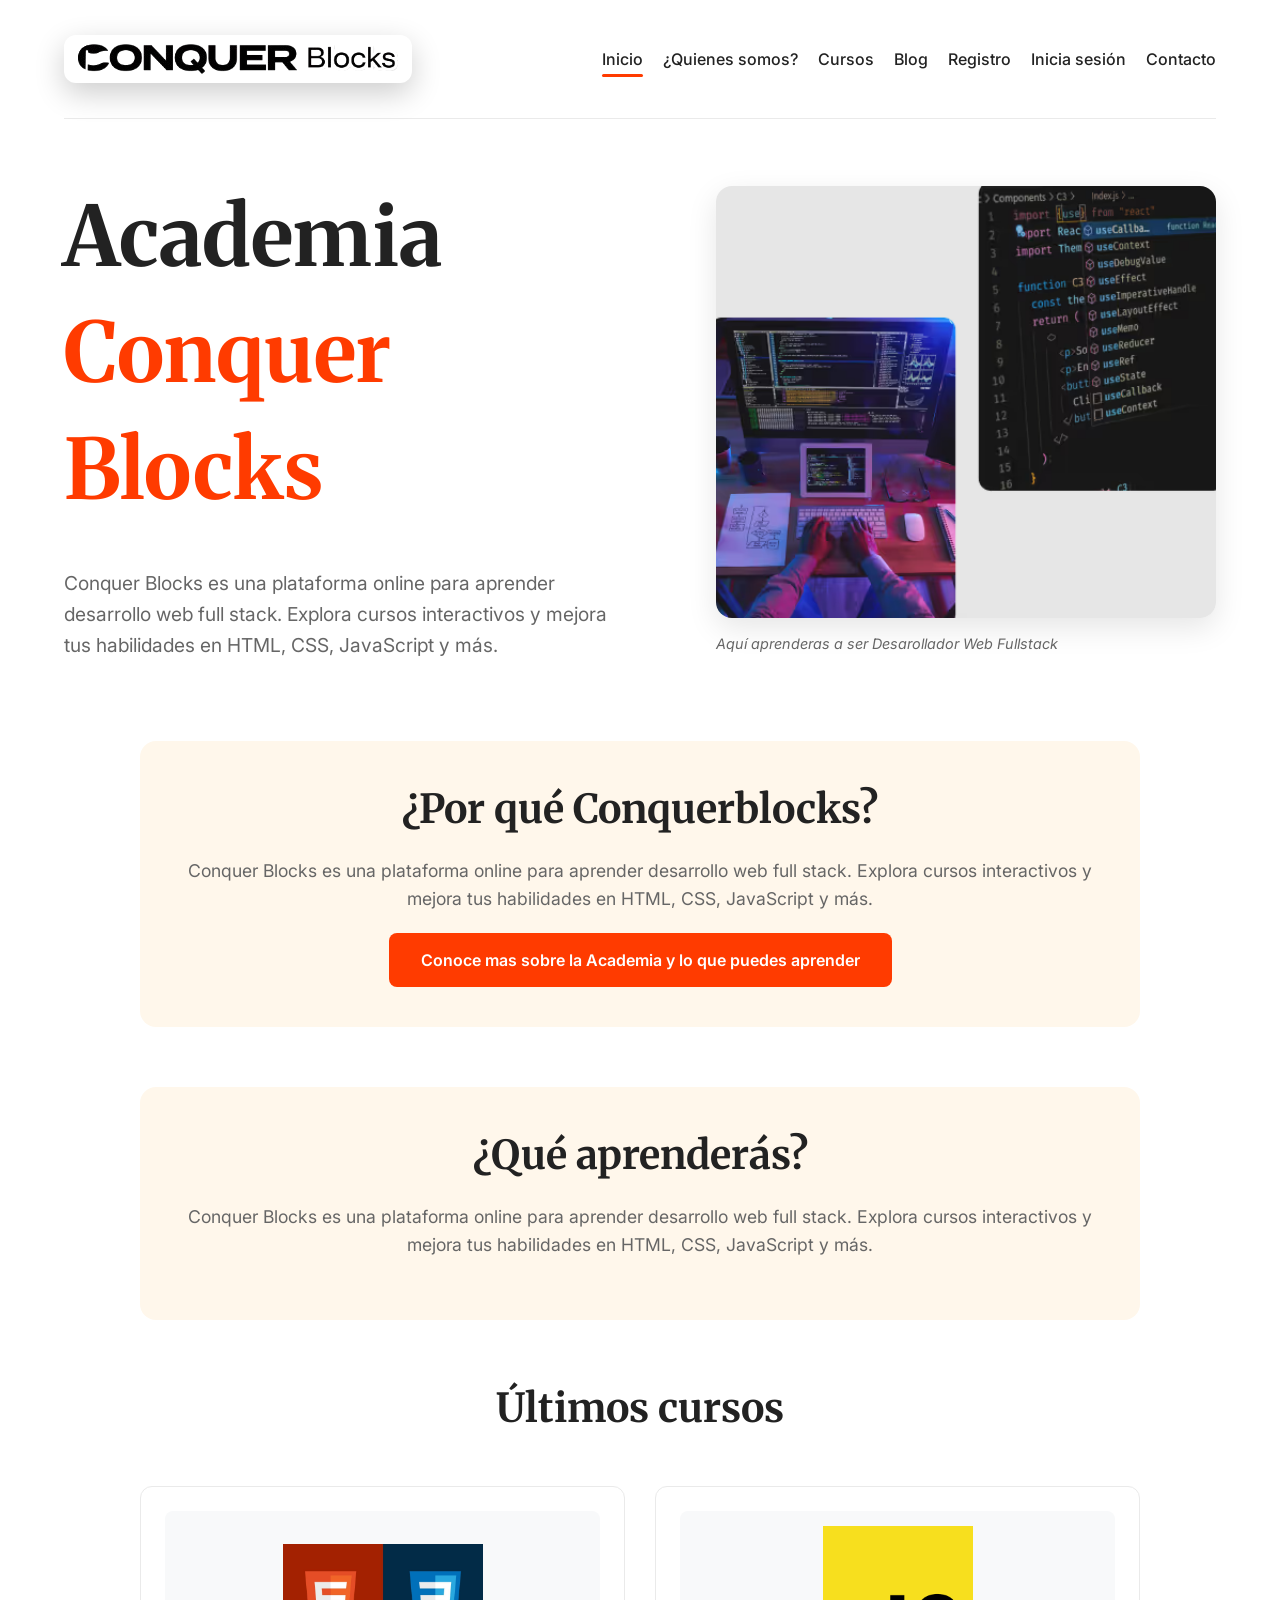
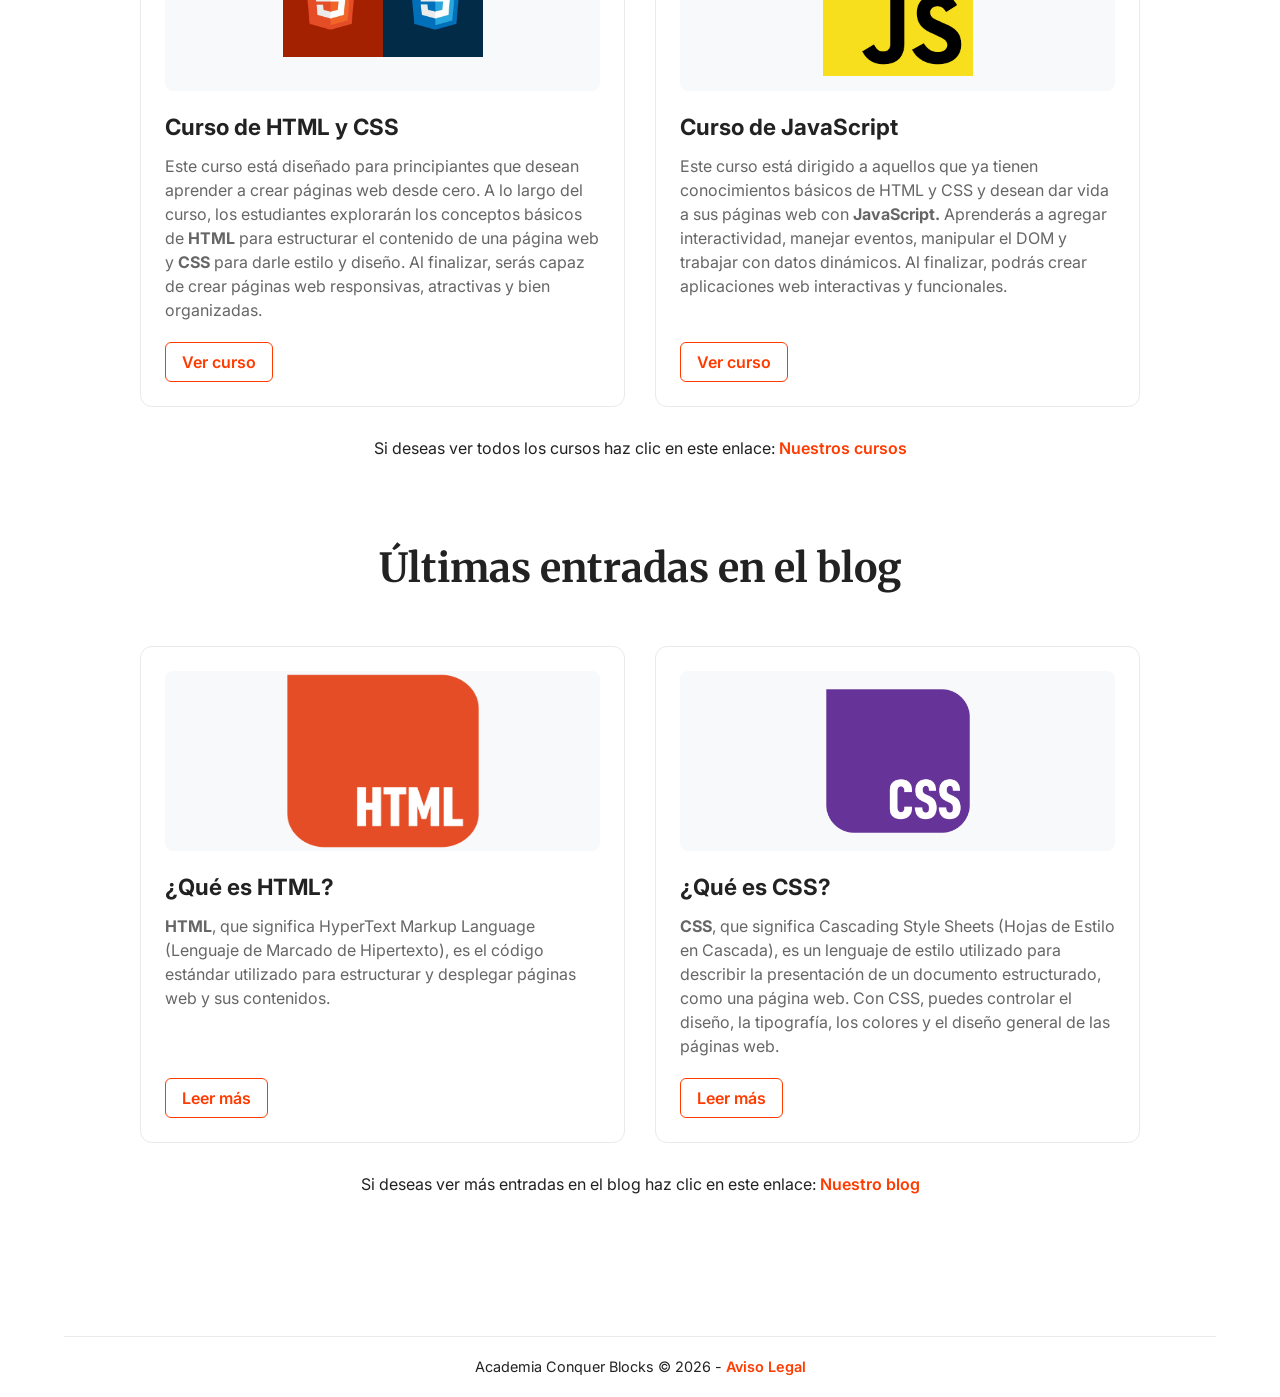
<file: index.html>
<!doctype html>
<html class="no-js" lang="">

<head>
  <meta charset="utf-8">
  <meta name="viewport" content="width=device-width, initial-scale=1">
  <title>Academia Conquer Blocks | Aquí aprenderas a ser Desarollador Web Fullstack</title>
  <link rel="stylesheet" href="css/style.css">
  <meta name="description" content="Conquer Blocks es una plataforma online para aprender desarrollo web full stack. Explora cursos interactivos y mejora tus habilidades en HTML, CSS, JavaScript y más.">
    <meta name="keywords" content="Desarrollo Web, Fullstack, HTML, CSS, JavaScript, React, Node, Express">

    <link rel="icon" href="icono.png" sizes="any" type="image/png">
    <link rel="icon" href="icono.png" type="image/svg+xml">
    <link rel="apple-touch-icon" href="icono.png">

  <link rel="manifest" href="site.webmanifest">
  <meta name="theme-color" content="#fafafa">

    <link rel="preconnect" href="https://fonts.googleapis.com">
    <link rel="preconnect" href="https://fonts.gstatic.com" crossorigin>
    <link href="https://fonts.googleapis.com/css2?family=Inter:ital,opsz,wght@0,14..32,100..900;1,14..32,100..900&family=Merriweather:ital,opsz,wght@0,18..144,300..900;1,18..144,300..900&display=swap" rel="stylesheet">
</head>

<body>
    <header class="container">
        <figure>
            <img width="500px" class="logo" src="img/common/logo_conquer.png" alt="Academia Conquerblocks">
        </figure>
        <nav>
            <ul>
                <li><a href="#" class="select">Inicio</a></li>
                <li><a href="quienes-somos.html">¿Quienes somos?</a></li>
                <li><a href="cursos.html">Cursos</a></li>
                <li><a href="blog.html">Blog</a></li>
                <li><a href="registro.html">Registro</a></li>
                <li><a href="login.html">Inicia sesión</a></li>
                <li><a href="contacto.html">Contacto</a></li>
            </ul>
        </nav>
    </header>

    <main class="container">

        <section class="main-section">
            <div class="main-text">
                <h1>Academia <span>Conquer Blocks</span></h1>
                <p>Conquer Blocks es una plataforma online para aprender desarrollo web full stack. Explora cursos interactivos y mejora tus habilidades en HTML, CSS, JavaScript y más.</p>
            </div>
            
            <div class="main-image">
                <figure>
                    <img width="500px" class="banner" src="img/home/banner_home.png" alt="Aquí aprenderas a ser Desarollador Web Fullstack" />
                    <figcaption>Aquí aprenderas a ser Desarollador Web Fullstack</figcaption>
                </figure>
            </div>
        </section>

    
        <section class="main-p">
            <h2>¿Por qué Conquerblocks?</h2>
            <p>Conquer Blocks es una plataforma online para aprender desarrollo web full stack. Explora cursos interactivos y mejora tus habilidades en HTML, CSS, JavaScript y más.</p>
            <a href="quienes-somos.html">Conoce mas sobre la Academia y lo que puedes aprender</a>
        </section>

        <section class="main-p">
            <h2>¿Qué aprenderás?</h2>
            <p>Conquer Blocks es una plataforma online para aprender desarrollo web full stack. Explora cursos interactivos y mejora tus habilidades en HTML, CSS, JavaScript y más.</p>
        </section>

        <section class="secondary-p">
            <h2>Últimos cursos</h2>

                <article>
                    <figure>
                        <img width="200px" src="img/cursos/htmlycss.png" alt="Curso de HTML y CSS">
                    </figure>
                    <h3>Curso de HTML y CSS</h3>
                    <p>Este curso está diseñado para principiantes que desean aprender a crear páginas web desde cero. A lo largo del curso, los estudiantes explorarán los conceptos básicos de <strong>HTML</strong> para estructurar el contenido de una página web y <strong>CSS</strong> para darle estilo y diseño. Al finalizar, serás capaz de crear páginas web responsivas, atractivas y bien organizadas.</p>
                    <a href="cursos/curso_htmlycss.html">Ver curso</a>
                </article>

                <article>
                    <figure>
                        <img width="150px" src="img/cursos/javascript.png" alt="Curso de JavaScript">
                    </figure>
                    <h3>Curso de JavaScript</h3>
                    <p>Este curso está dirigido a aquellos que ya tienen conocimientos básicos de HTML y CSS y desean dar vida a sus páginas web con <strong>JavaScript.</strong> Aprenderás a agregar interactividad, manejar eventos, manipular el DOM y trabajar con datos dinámicos. Al finalizar, podrás crear aplicaciones web interactivas y funcionales.</p>
                    <a href="cursos/curso_javascript.html">Ver curso</a>
                </article>

                <p>Si deseas ver todos los cursos haz clic en este enlace: <a href="cursos.html" class="highlight">Nuestros cursos</a></p>
        </section>

        <section class="secondary-p">
            <h2>Últimas entradas en el blog</h2>

            <article>
                <figure>
                    <img width="200px" src="img/blogs/html_logo.png" alt="Curso de HTML">
                </figure>
                <h3>¿Qué es HTML?</h3>
                <p> <strong>HTML</strong>, que significa HyperText Markup Language (Lenguaje de Marcado de Hipertexto), es el código estándar utilizado para estructurar y desplegar páginas web y sus contenidos.</p>
                <a href="blogs/blog1.html">Leer más</a>
            </article>

            <article>
                <figure>
                    <img width="150px" src="img/blogs/css_logo.png" alt="Curso de CSS">
                </figure>
                <h3>¿Qué es CSS?</h3>
                <p><strong>CSS</strong>, que significa Cascading Style Sheets (Hojas de Estilo en Cascada), es un lenguaje de estilo utilizado para describir la presentación de un documento estructurado, como una página web. Con CSS, puedes controlar el diseño, la tipografía, los colores y el diseño general de las páginas web.</p>
                <a href="blogs/blog2.html">Leer más</a>
            </article>

            <p>Si deseas ver más entradas en el blog haz clic en este enlace: <a href="blog.html" class="highlight">Nuestro blog</a></p>
        </section>
    </main>

    <footer class="container">
        <p>Academia Conquer Blocks &copy; 2026 - <a href="aviso-legal.html" class="highlight">Aviso Legal</a></p>
    </footer>
</body>

</html>
</file>
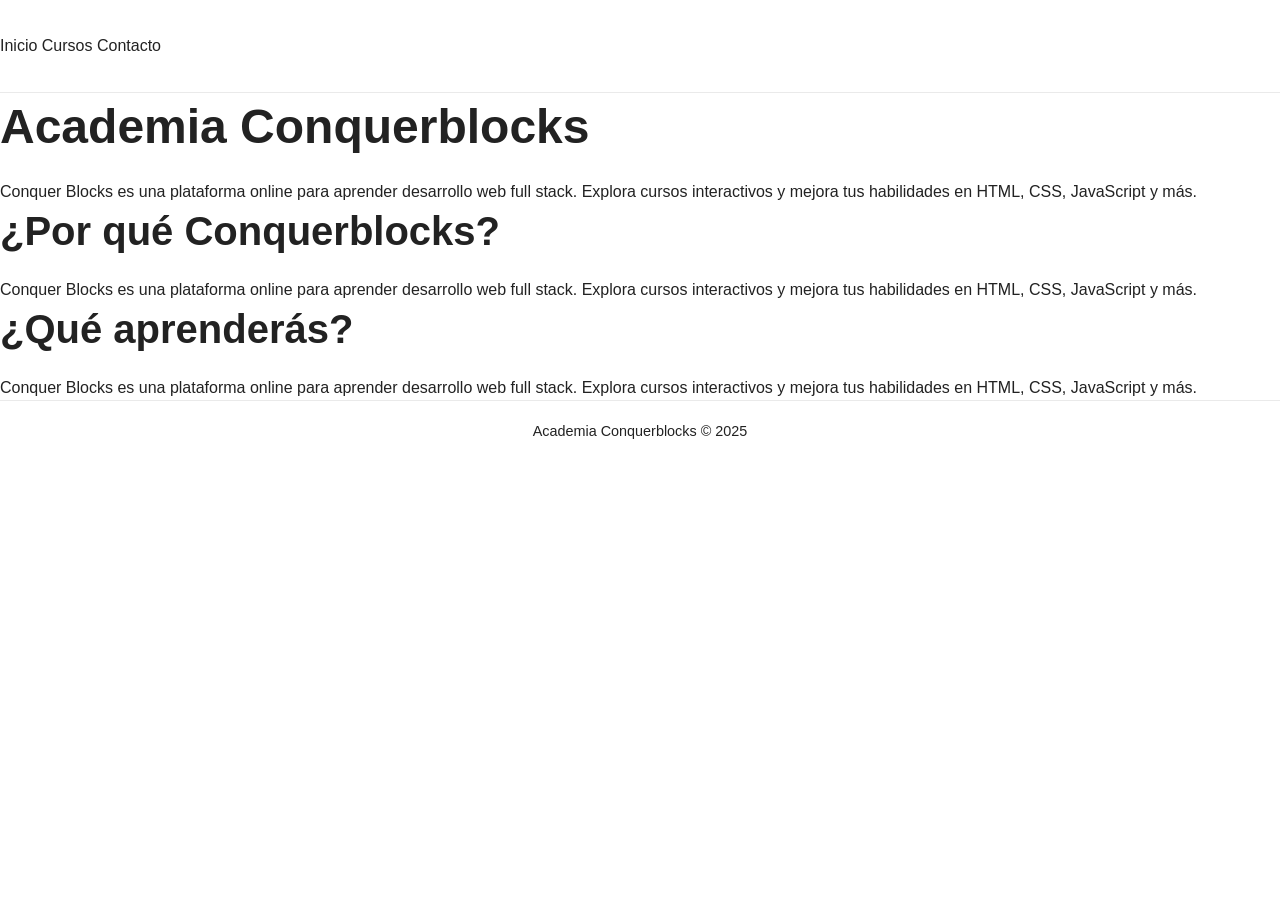
<file: ---plantilla.html>
<!doctype html>
<html class="no-js" lang="">

<head>
  <meta charset="utf-8">
  <meta name="viewport" content="width=device-width, initial-scale=1">
  <title>Academia Conquerblocks | Aquí aprenderas a ser Desarollador Web Fullstack</title>
  <link rel="stylesheet" href="css/style.css">
  <meta name="description" content="Conquer Blocks es una plataforma online para aprender desarrollo web full stack. Explora cursos interactivos y mejora tus habilidades en HTML, CSS, JavaScript y más.">
    <meta name="keywords" content="Desarrollo Web, Fullstack, HTML, CSS, JavaScript, React, Node, Express">

    <link rel="icon" href="icono.png" sizes="any" type="image/png">
    <link rel="icon" href="icono.png" type="image/svg+xml">
    <link rel="apple-touch-icon" href="icono.png">

  <link rel="manifest" href="site.webmanifest">
  <meta name="theme-color" content="#fafafa">
</head>

<body>
    <header>
        <nav>
        <a href="index.html">Inicio</a>
        <a href="cursos.html">Cursos</a>
        <a href="contacto.html">Contacto</a>
        </nav>
    </header>
    <main>
        <section>
        <h1>Academia Conquerblocks</h1>
        <p>Conquer Blocks es una plataforma online para aprender desarrollo web full stack. Explora cursos interactivos y mejora tus habilidades en HTML, CSS, JavaScript y más.</p>
        </section>
        <section>
        <h2>¿Por qué Conquerblocks?</h2>
        <p>Conquer Blocks es una plataforma online para aprender desarrollo web full stack. Explora cursos interactivos y mejora tus habilidades en HTML, CSS, JavaScript y más.</p>
        </section>
        <section>
        <h2>¿Qué aprenderás?</h2>
        <p>Conquer Blocks es una plataforma online para aprender desarrollo web full stack. Explora cursos interactivos y mejora tus habilidades en HTML, CSS, JavaScript y más.</p>
        </section>
    </main>
    <footer>
        <p>Academia Conquerblocks &copy; 2025</p>
    </footer>
</body>

</html>
</file>
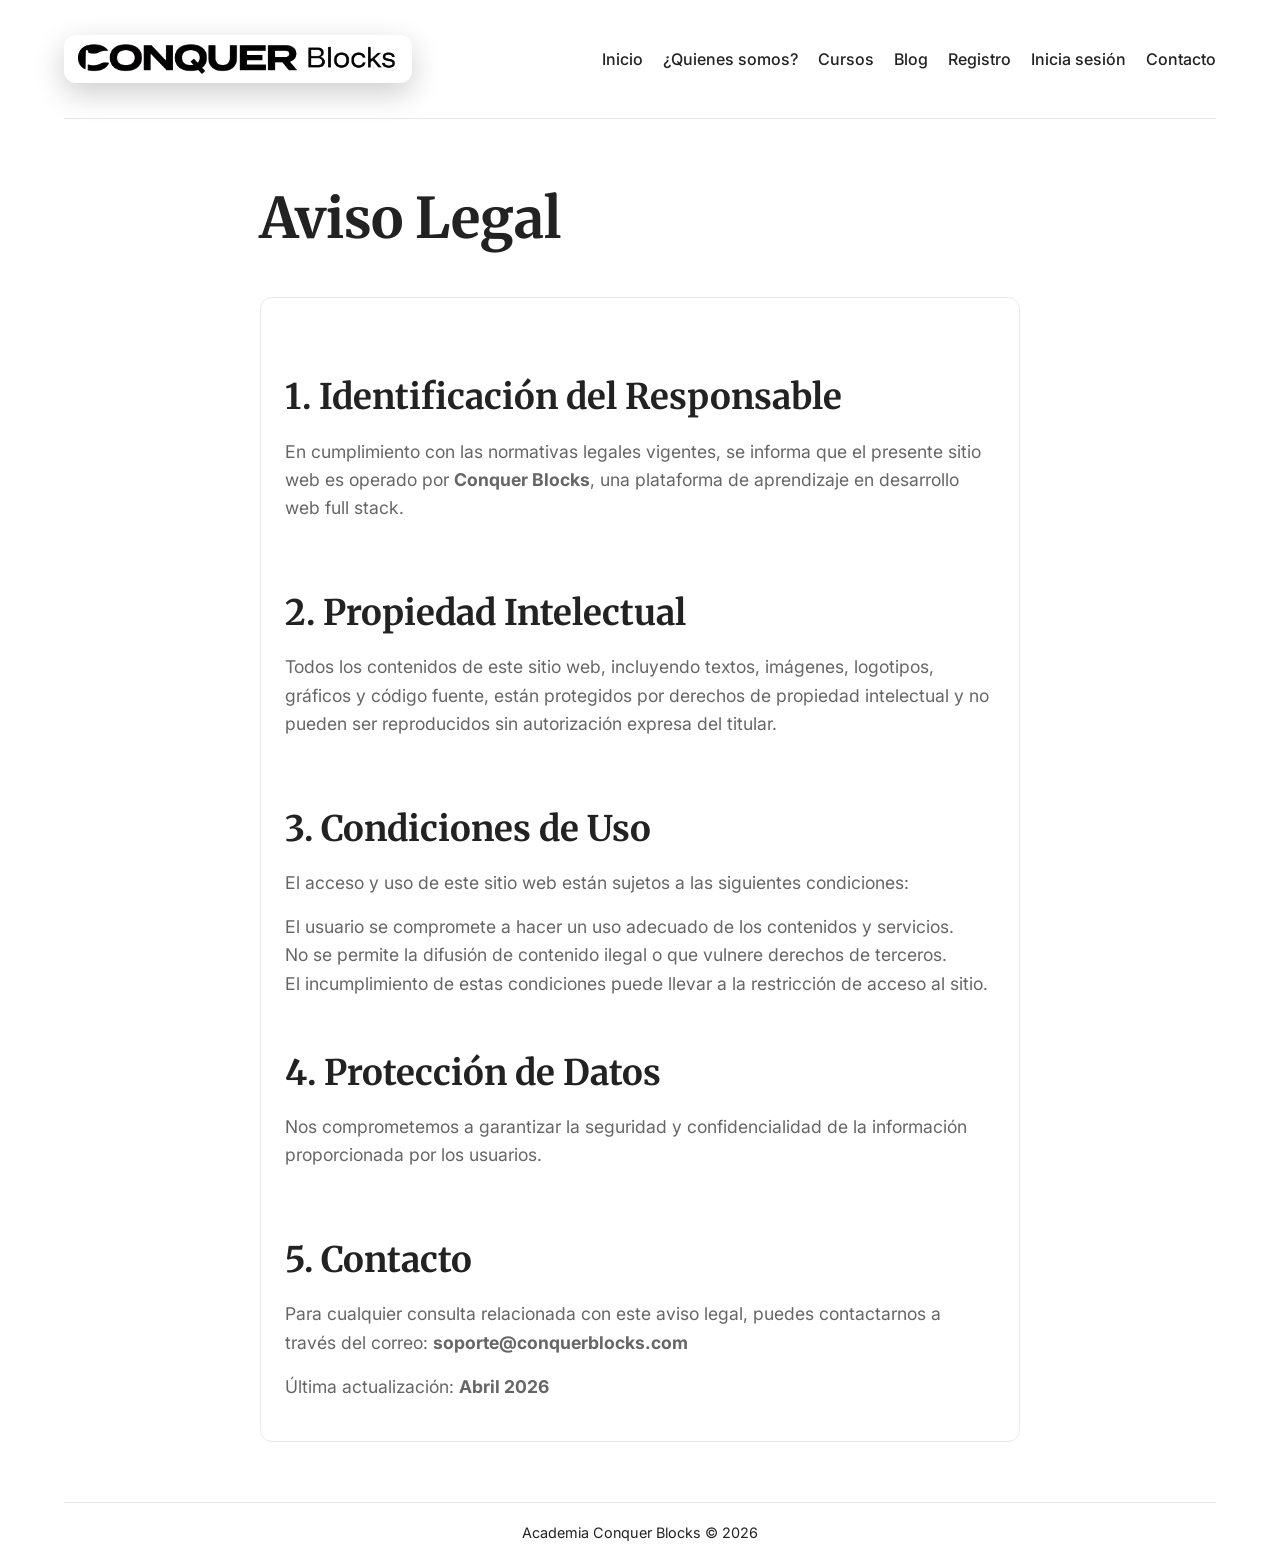
<file: aviso-legal.html>
<!doctype html>
<html class="no-js" lang="">

<head>
  <meta charset="utf-8">
  <meta name="viewport" content="width=device-width, initial-scale=1">
  <title>Aviso Legal | Conquerblocks</title>
  <link rel="stylesheet" href="css/style.css">
  <meta name="description" content="Consulta el Aviso Legal de Conquer Blocks. Conoce la información sobre términos de uso, responsabilidades y condiciones legales de nuestra plataforma de aprendizaje en desarrollo web.">
  <meta name="keywords" content="Desarrollo Web, Fullstack, HTML, CSS, JavaScript, React, Node, Express">

  <link rel="icon" href="icono.png" sizes="any" type="image/png">
  <link rel="icon" href="icono.png" type="image/svg+xml">
  <link rel="apple-touch-icon" href="icono.png">

  <link rel="manifest" href="site.webmanifest">
  <meta name="theme-color" content="#fafafa">

    <link rel="preconnect" href="https://fonts.googleapis.com">
    <link rel="preconnect" href="https://fonts.gstatic.com" crossorigin>
    <link href="https://fonts.googleapis.com/css2?family=Inter:ital,opsz,wght@0,14..32,100..900;1,14..32,100..900&family=Merriweather:ital,opsz,wght@0,18..144,300..900;1,18..144,300..900&display=swap" rel="stylesheet">
</head>

<body>
    <header class="container">
        <figure>
            <img width="500px" class="logo" src="img/common/logo_conquer.png" alt="Academia Conquerblocks">
        </figure>
        <nav>
            <ul>
                <li><a href="index.html">Inicio</a></li>
                <li><a href="quienes-somos.html">¿Quienes somos?</a></li>
                <li><a href="cursos.html">Cursos</a></li>
                <li><a href="blog.html">Blog</a></li>
                <li><a href="registro.html">Registro</a></li>
                <li><a href="login.html">Inicia sesión</a></li>
                <li><a href="contacto.html">Contacto</a></li>
            </ul>
        </nav>
    </header>
    <main>
        <div class="container contenido-legal">
            <h1>Aviso Legal</h1>

            <article>
                <h2>1. Identificación del Responsable</h2>
                <p>En cumplimiento con las normativas legales vigentes, se informa que el presente sitio web es operado por <strong>Conquer Blocks</strong>, una plataforma de aprendizaje en desarrollo web full stack.</p>
        
                <h2>2. Propiedad Intelectual</h2>
                <p>Todos los contenidos de este sitio web, incluyendo textos, imágenes, logotipos, gráficos y código fuente, están protegidos por derechos de propiedad intelectual y no pueden ser reproducidos sin autorización expresa del titular.</p>
        
                <h2>3. Condiciones de Uso</h2>
                <p>El acceso y uso de este sitio web están sujetos a las siguientes condiciones:</p>
                <ul>
                    <li>El usuario se compromete a hacer un uso adecuado de los contenidos y servicios.</li>
                    <li>No se permite la difusión de contenido ilegal o que vulnere derechos de terceros.</li>
                    <li>El incumplimiento de estas condiciones puede llevar a la restricción de acceso al sitio.</li>
                </ul>
        
                <h2>4. Protección de Datos</h2>
                <p>Nos comprometemos a garantizar la seguridad y confidencialidad de la información proporcionada por los usuarios.</p>
        
                <h2>5. Contacto</h2>
                <p>Para cualquier consulta relacionada con este aviso legal, puedes contactarnos a través del correo: <strong>soporte@conquerblocks.com</strong></p>
        
                <p>Última actualización: <strong>Abril 2026</strong></p>
            </article>
            
        </div>
    </main>
    <footer class="container">
        <p>Academia Conquer Blocks &copy; 2026</p>
    </footer>
</body>

</html>
<!doctype html>
</file>
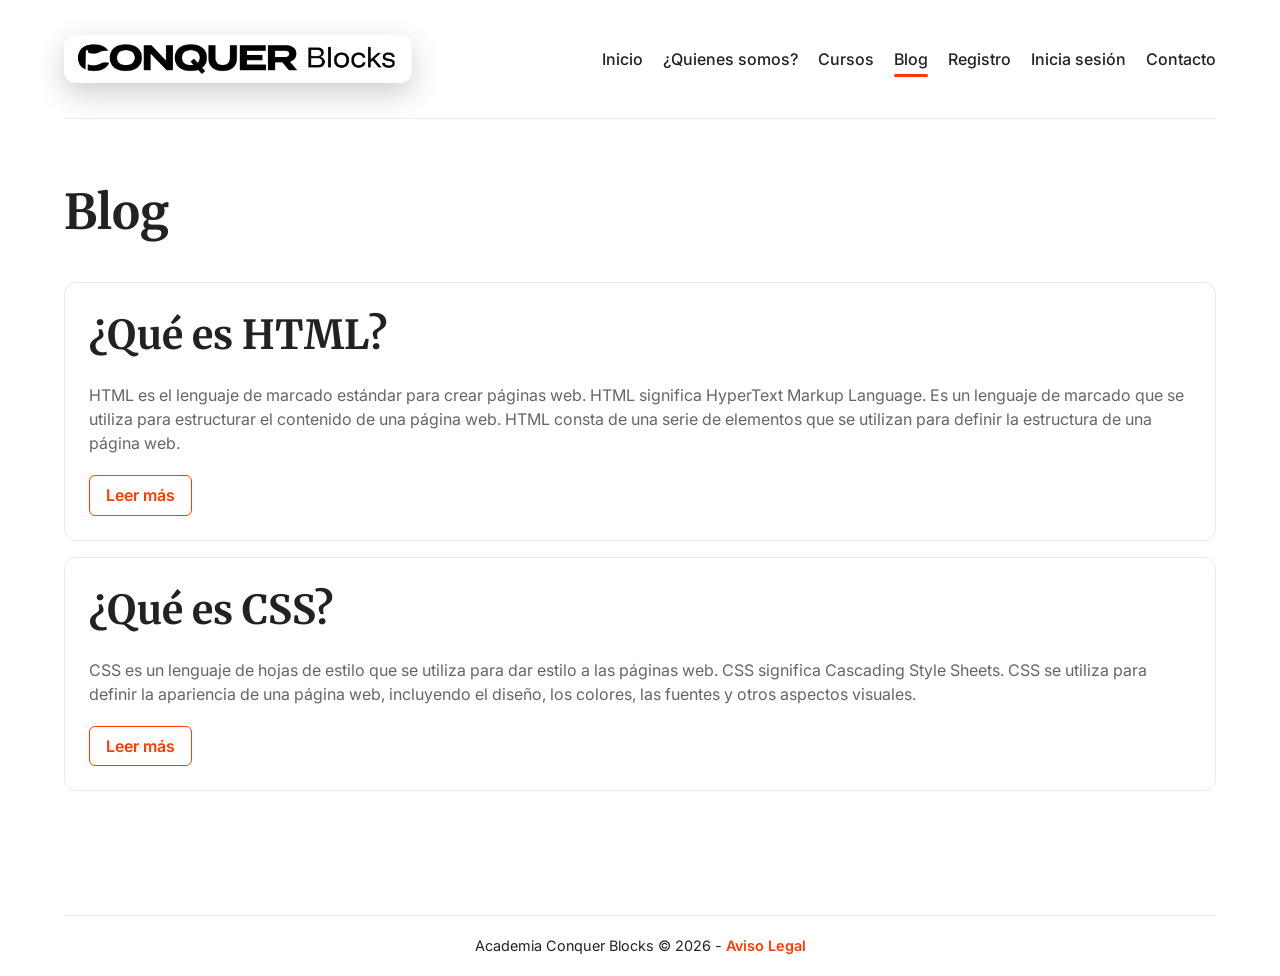
<file: blog.html>
<!doctype html>
<html class="no-js" lang="">

<head>
  <meta charset="utf-8">
  <meta name="viewport" content="width=device-width, initial-scale=1">
  <title>Blog | Conquer Blocks</title>
  <link rel="stylesheet" href="css/style.css">
  <meta name="description" content="Lee las últimas novedades y consejos sobre desarrollo web en el blog de Conquer Blocks. Aprende sobre HTML, CSS, JavaScript y tendencias en programación.">
  <meta name="keywords" content="Desarrollo Web, Fullstack, HTML, CSS, JavaScript, React, Node, Express">

  <link rel="icon" href="icono.png" sizes="any" type="image/png">
  <link rel="icon" href="icono.png" type="image/svg+xml">
  <link rel="apple-touch-icon" href="icono.png">

  <link rel="manifest" href="site.webmanifest">
  <meta name="theme-color" content="#fafafa">

    <link rel="preconnect" href="https://fonts.googleapis.com">
    <link rel="preconnect" href="https://fonts.gstatic.com" crossorigin>
    <link href="https://fonts.googleapis.com/css2?family=Inter:ital,opsz,wght@0,14..32,100..900;1,14..32,100..900&family=Merriweather:ital,opsz,wght@0,18..144,300..900;1,18..144,300..900&display=swap" rel="stylesheet">
</head>

<body>
    <header class="container">
        <figure>
            <img width="500px" class="logo"  src="img/common/logo_conquer.png" alt="Academia Conquerblocks">
        </figure>
        <nav>
            <ul>
                <li><a href="index.html">Inicio</a></li>
                <li><a href="quienes-somos.html">¿Quienes somos?</a></li>
                <li><a href="cursos.html">Cursos</a></li>
                <li><a href="blog.html" class="select">Blog</a></li>
                <li><a href="registro.html">Registro</a></li>
                <li><a href="login.html">Inicia sesión</a></li>
                <li><a href="contacto.html">Contacto</a></li>
            </ul>
        </nav>
    </header>

    <main class="container article-container">
        <h1>Blog</h1>
            <article>
                <h2>¿Qué es HTML?</h2>
                <p>HTML es el lenguaje de marcado estándar para crear páginas web. HTML significa HyperText Markup Language. Es un lenguaje de marcado que se utiliza para estructurar el contenido de una página web. HTML consta de una serie de elementos que se utilizan para definir la estructura de una página web.</p>
                <a href="blogs/blog1.html">Leer más</a>
            </article>
            <article>
                <h2>¿Qué es CSS?</h2>
                <p>CSS es un lenguaje de hojas de estilo que se utiliza para dar estilo a las páginas web. CSS significa Cascading Style Sheets. CSS se utiliza para definir la apariencia de una página web, incluyendo el diseño, los colores, las fuentes y otros aspectos visuales.</p>
                <a href="blogs/blog2.html">Leer más</a>
            </article>
    </main>
    <footer class="container">
        <p>Academia Conquer Blocks &copy; 2026 - <a href="aviso-legal.html" class="highlight">Aviso Legal</a></p>
    </footer>
</body>

</html>
</file>
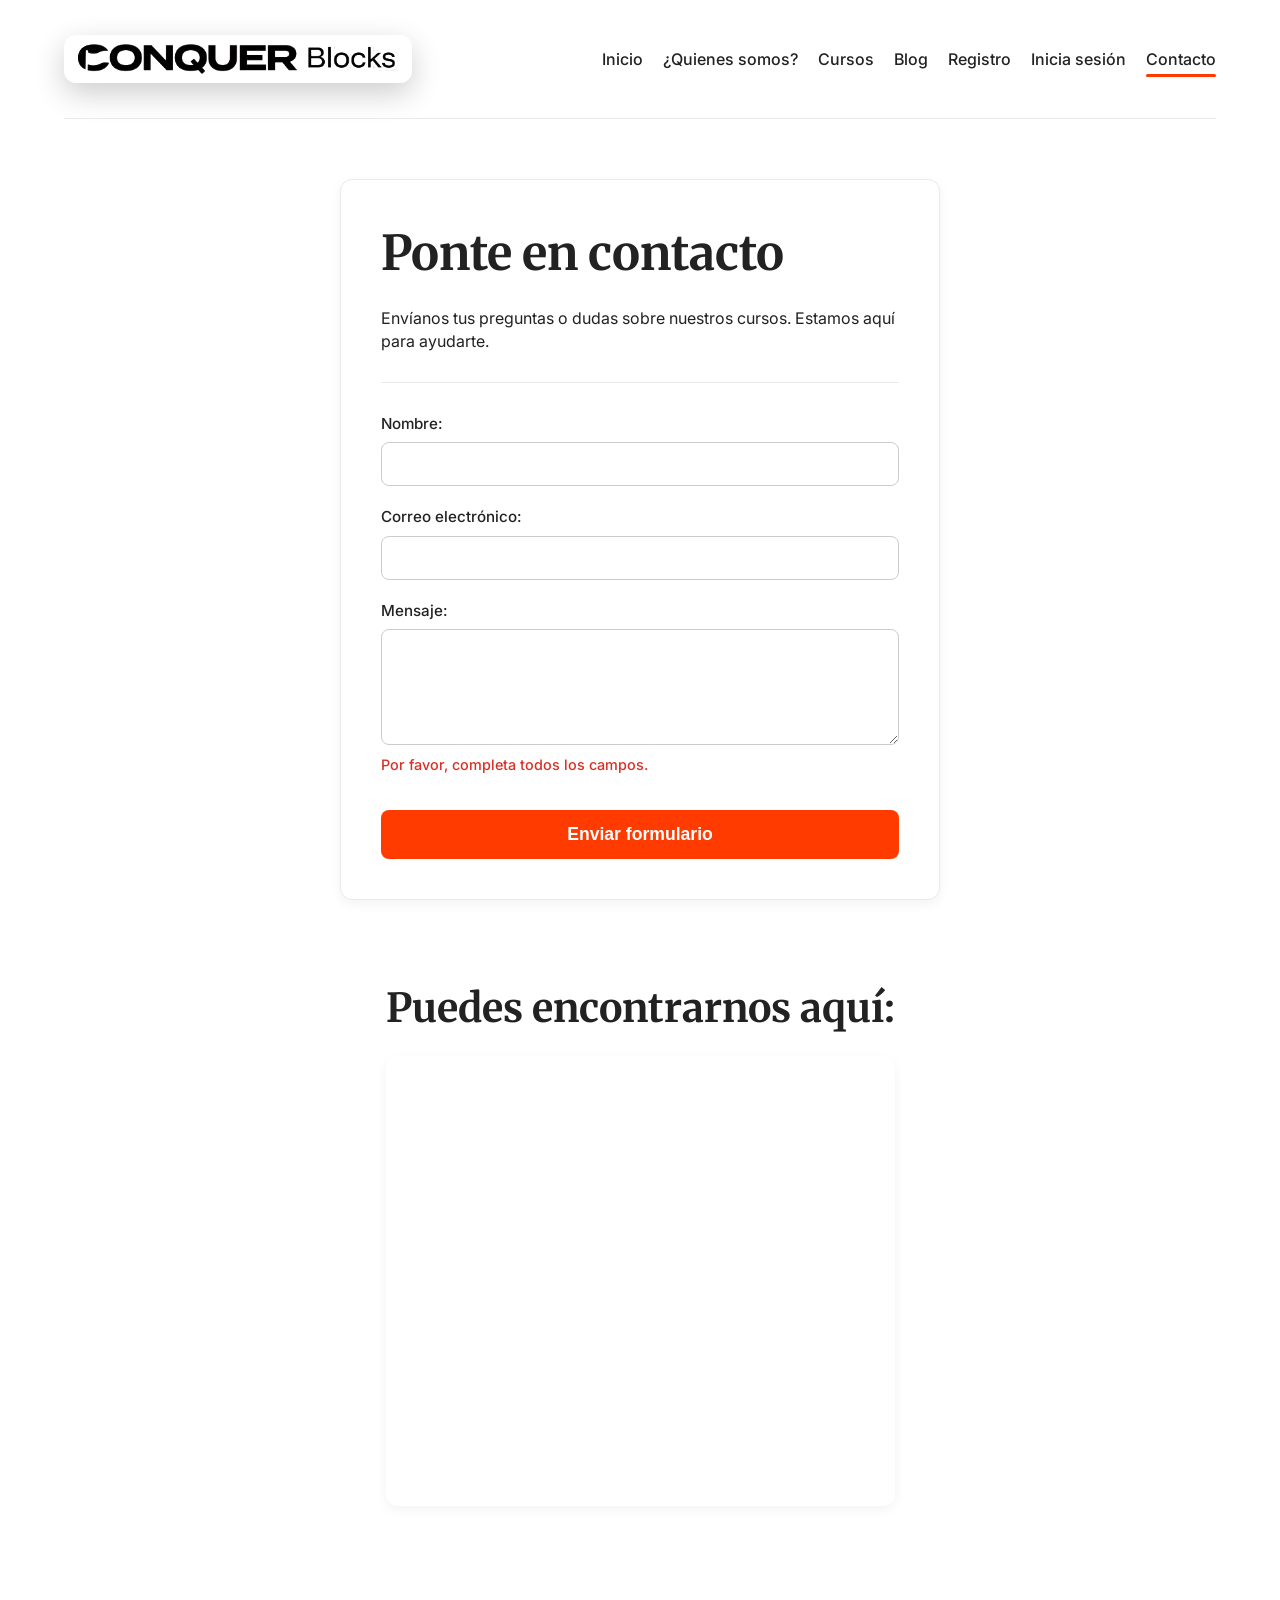
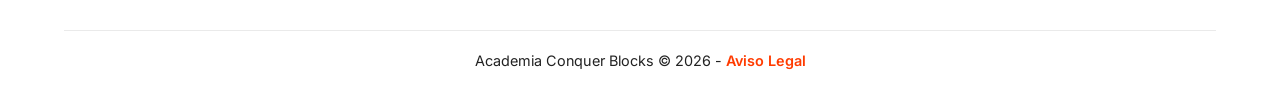
<file: contacto.html>
<!doctype html>
<html class="no-js" lang="">

<head>
  <meta charset="utf-8">
  <meta name="viewport" content="width=device-width, initial-scale=1">
  <title>Contacto | Conquer Blocks</title>
  <link rel="stylesheet" href="css/style.css">
  <meta name="description" content="Ponte en contacto con Conquer Blocks. Envíanos tus preguntas, comentarios o dudas sobre nuestros cursos de desarrollo web full stack. Estamos aquí para ayudarte.">
  <meta name="keywords" content="Desarrollo Web, Fullstack, HTML, CSS, JavaScript, React, Node, Express">

  <link rel="icon" href="icono.png" sizes="any" type="image/png">
  <link rel="icon" href="icono.png" type="image/svg+xml">
  <link rel="apple-touch-icon" href="icono.png">

  <link rel="manifest" href="site.webmanifest">
  <meta name="theme-color" content="#fafafa">

    <link rel="preconnect" href="https://fonts.googleapis.com">
    <link rel="preconnect" href="https://fonts.gstatic.com" crossorigin>
    <link href="https://fonts.googleapis.com/css2?family=Inter:ital,opsz,wght@0,14..32,100..900;1,14..32,100..900&family=Merriweather:ital,opsz,wght@0,18..144,300..900;1,18..144,300..900&display=swap" rel="stylesheet">
</head>

<body>
    <header class="container">
        <figure>
            <img width="500px" class="logo" src="img/common/logo_conquer.png" alt="Academia Conquerblocks">
        </figure>
        <nav>
            <ul>
                <li><a href="index.html">Inicio</a></li>
                <li><a href="quienes-somos.html">¿Quienes somos?</a></li>
                <li><a href="cursos.html">Cursos</a></li>
                <li><a href="blog.html">Blog</a></li>
                <li><a href="registro.html">Registro</a></li>
                <li><a href="login.html">Inicia sesión</a></li>
                <li><a href="contacto.html" class="select">Contacto</a></li>
            </ul>
        </nav>
    </header>

    <main class="container contact-layout">
        <div class="registro-container">
            <h1>Ponte en contacto</h1>
            <p>Envíanos tus preguntas o dudas sobre nuestros cursos. Estamos aquí para ayudarte.</p>
            <hr>
            
            <form id="contactForm" action="procesar_contacto.php" method="POST" class="registro-form">
                <div class="form-group">
                    <label for="name">Nombre:</label>
                    <input type="text" id="name" name="name" required>
                </div>

                <div class="form-group">
                    <label for="email">Correo electrónico:</label>
                    <input type="email" id="email" name="email" required>
                </div>

                <div class="form-group">
                    <label for="message">Mensaje:</label>
                    <textarea id="message" name="message" rows="5" required></textarea>
                </div>

                <p id="error-message" class="error">Por favor, completa todos los campos.</p>

                <button type="submit" class="btn-primary">Enviar formulario</button>
            </form>
        </div>

        <div class="map-container">
            <h2>Puedes encontrarnos aquí:</h2>
            <iframe src="https://www.google.com/maps/embed?pb=!1m18!1m12!1m3!1d548689.674401512!2d55.22748795!3d25.076022449999996!2m3!1f0!2f0!3f0!3m2!1i1024!2i768!4f13.1!3m3!1m2!1s0x3e5f43496ad9c645%3A0xbde66e5084295162!2sDubai%20-%20United%20Arab%20Emirates!5e1!3m2!1sen!2ssv!4v1738531268994!5m2!1sen!2ssv" width="600" height="450" style="border:0;" allowfullscreen="" loading="lazy" referrerpolicy="no-referrer-when-downgrade"></iframe>
        </div>
    </main>

    <footer class="container">
        <p>Academia Conquer Blocks &copy; 2026 - <a href="aviso-legal.html" class="highlight">Aviso Legal</a></p>
    </footer>
</body>

</html>
</file>
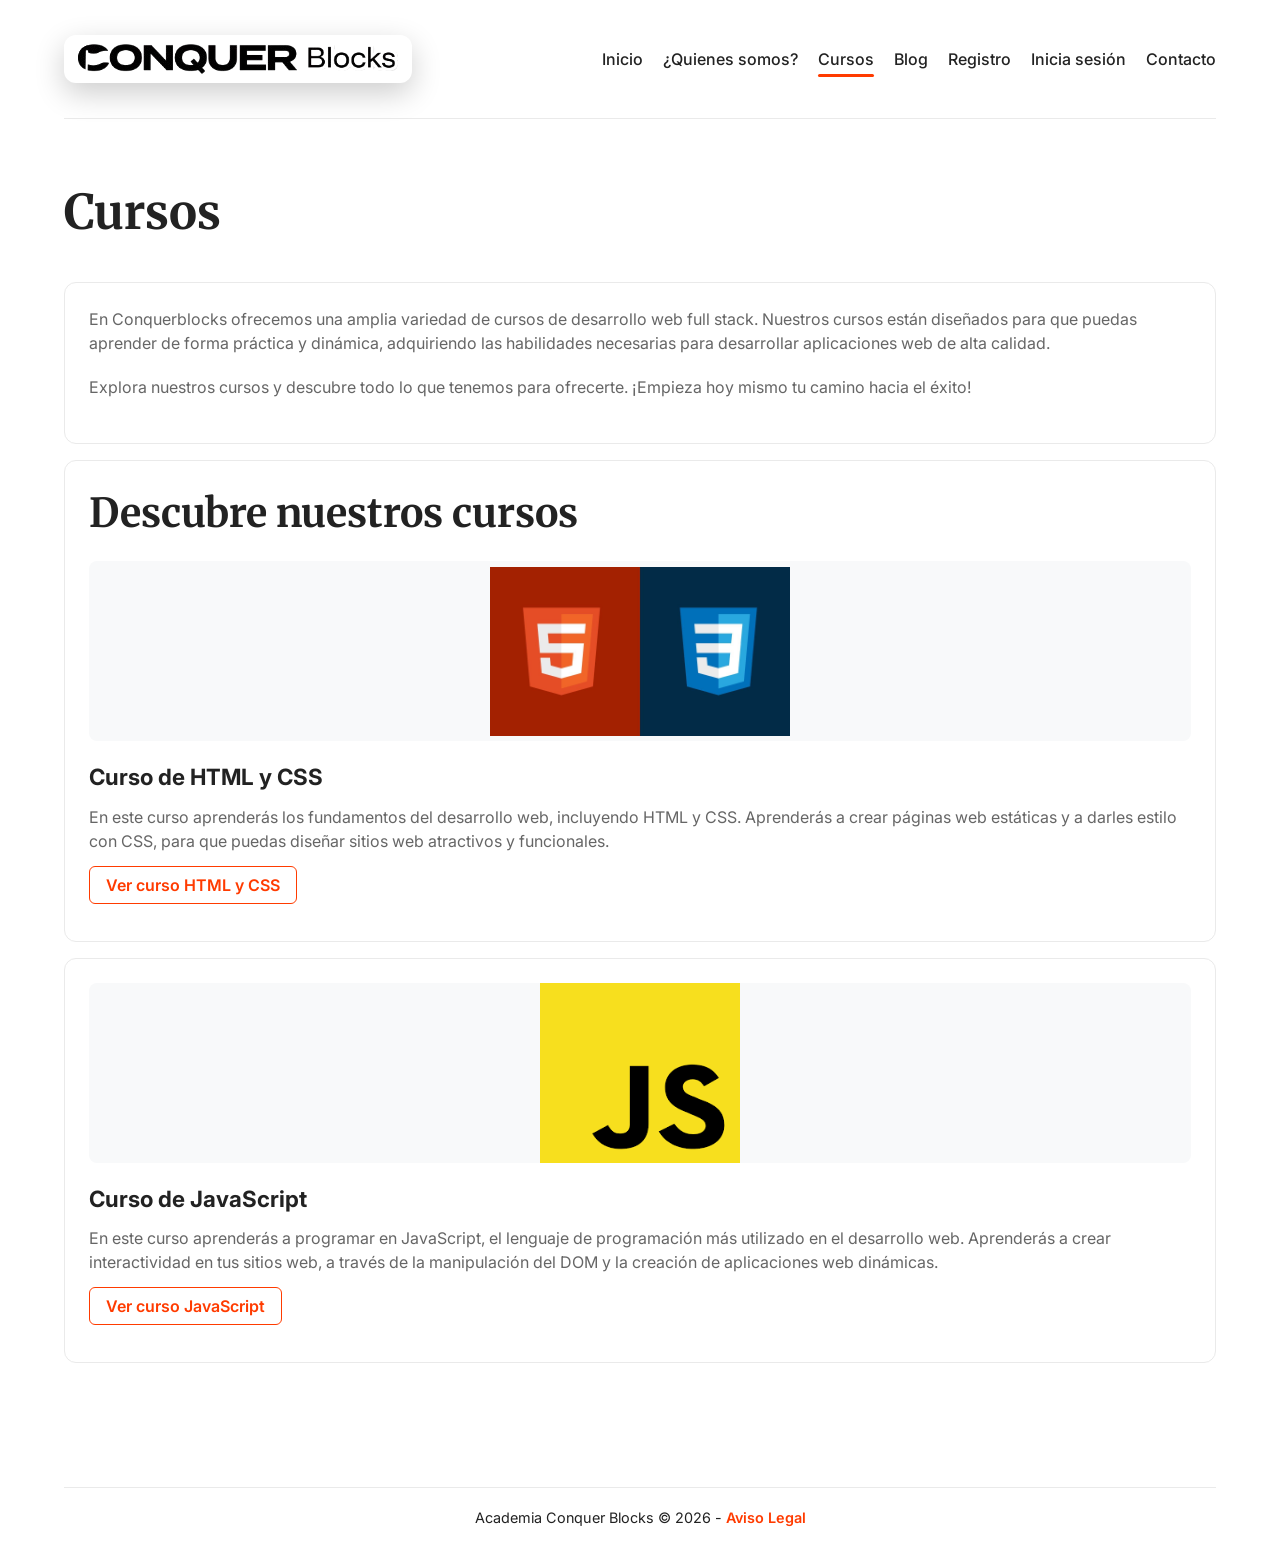
<file: cursos.html>
<!doctype html>
<html class="no-js" lang="">

<head>
  <meta charset="utf-8">
  <meta name="viewport" content="width=device-width, initial-scale=1">
  <title>Cursos | Conquer Blocks</title>
  <link rel="stylesheet" href="css/style.css">
  <meta name="description" content="Explora los cursos de Conquer Blocks y aprende desarrollo web full stack. Encuentra contenido interactivo sobre HTML, CSS, JavaScript y más para potenciar tus habilidades.">
  <meta name="keywords" content="Desarrollo Web, Fullstack, HTML, CSS, JavaScript, React, Node, Express">

  <link rel="icon" href="icono.png" sizes="any" type="image/png">
  <link rel="icon" href="icono.png" type="image/svg+xml">
  <link rel="apple-touch-icon" href="icono.png">

  <link rel="manifest" href="site.webmanifest">
  <meta name="theme-color" content="#fafafa">

    <link rel="preconnect" href="https://fonts.googleapis.com">
    <link rel="preconnect" href="https://fonts.gstatic.com" crossorigin>
    <link href="https://fonts.googleapis.com/css2?family=Inter:ital,opsz,wght@0,14..32,100..900;1,14..32,100..900&family=Merriweather:ital,opsz,wght@0,18..144,300..900;1,18..144,300..900&display=swap" rel="stylesheet">
</head>

<body>
    <header class="container">
        <figure>
            <img width="500px" class="logo" src="img/common/logo_conquer.png" alt="Academia Conquerblocks">
        </figure>
        <nav>
            <ul>
                <li><a href="index.html">Inicio</a></li>
                <li><a href="quienes-somos.html">¿Quienes somos?</a></li>
                <li><a href="cursos.html" class="select">Cursos</a></li>
                <li><a href="blog.html">Blog</a></li>
                <li><a href="registro.html">Registro</a></li>
                <li><a href="login.html">Inicia sesión</a></li>
                <li><a href="contacto.html">Contacto</a></li>
            </ul>
        </nav>
    </header>
    <main class="container article-container">
        <h1>Cursos</h1>
        <article>
            <p>En Conquerblocks ofrecemos una amplia variedad de cursos de desarrollo web full stack. Nuestros cursos están diseñados para que puedas aprender de forma práctica y dinámica, adquiriendo las habilidades necesarias para desarrollar aplicaciones web de alta calidad.</p>
            <p>Explora nuestros cursos y descubre todo lo que tenemos para ofrecerte. ¡Empieza hoy mismo tu camino hacia el éxito!</p>
        </article>

        <article>
            <h2>Descubre nuestros cursos</h2>
            <div class="course">
                <figure>
                    <img width="300" src="img/cursos/htmlycss.png" alt="Curso de HTML y CSS">
                </figure>
                <h3>Curso de HTML y CSS</h3>
                <p>En este curso aprenderás los fundamentos del desarrollo web, incluyendo HTML y CSS. Aprenderás a crear páginas web estáticas y a darles estilo con CSS, para que puedas diseñar sitios web atractivos y funcionales.</p>
                <p><a href="cursos/curso_htmlycss.html">Ver curso HTML y CSS</a></p>
            </div>
        </article>

        <article>
            <div class="course">
                <figure>
                    <img width="200" src="img/cursos/javascript.png" alt="Curso de JavaScript">
                </figure>
                <h3>Curso de JavaScript</h3>
                <p>En este curso aprenderás a programar en JavaScript, el lenguaje de programación más utilizado en el desarrollo web. Aprenderás a crear interactividad en tus sitios web, a través de la manipulación del DOM y la creación de aplicaciones web dinámicas.</p>
                <p><a href="cursos/curso_javascript.html">Ver curso JavaScript</a></p>
            </div>
    </main>
    <footer class="container">
        <p>Academia Conquer Blocks &copy; 2026 - <a href="aviso-legal.html" class="highlight">Aviso Legal</a></p>
    </footer>
</body>

</html>
</file>
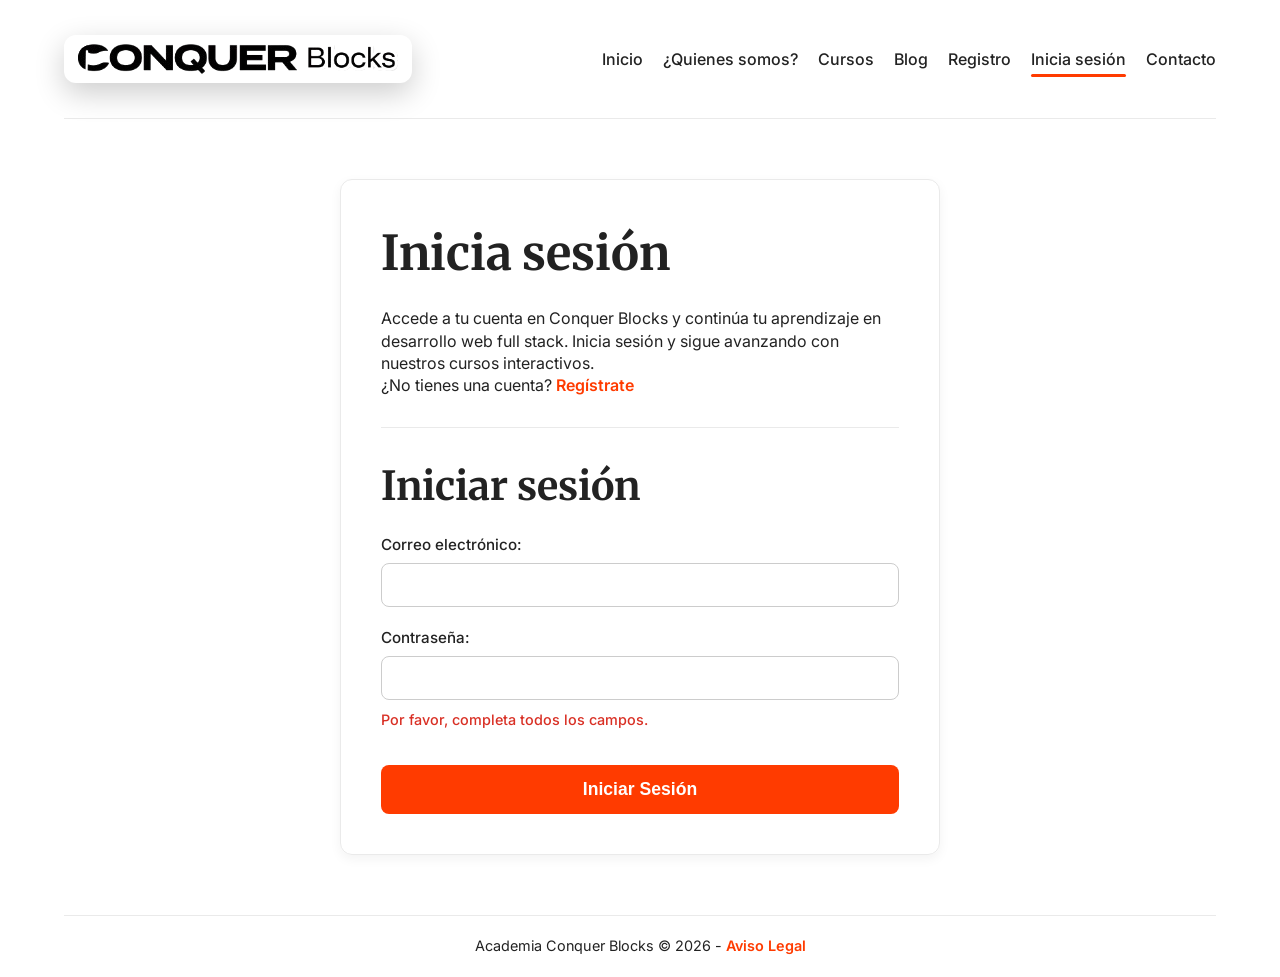
<file: login.html>
<!doctype html>
<html class="no-js" lang="">

<head>
  <meta charset="utf-8">
  <meta name="viewport" content="width=device-width, initial-scale=1">
  <title>Inicia sesión | Conquer Blocks</title>
  <link rel="stylesheet" href="css/style.css">
  <meta name="description" content="Inicia sesión en Conquer Blocks y continúa tu aprendizaje en desarrollo web full stack. Accede a tu cuenta y sigue avanzando con nuestros cursos interactivos.">

    <meta name="keywords" content="Desarrollo Web, Fullstack, HTML, CSS, JavaScript, React, Node, Express">

    <link rel="icon" href="icono.png" sizes="any" type="image/png">
    <link rel="icon" href="icono.png" type="image/svg+xml">
    <link rel="apple-touch-icon" href="icono.png">

  <link rel="manifest" href="site.webmanifest">
  <meta name="theme-color" content="#fafafa">

    <link rel="preconnect" href="https://fonts.googleapis.com">
    <link rel="preconnect" href="https://fonts.gstatic.com" crossorigin>
    <link href="https://fonts.googleapis.com/css2?family=Inter:ital,opsz,wght@0,14..32,100..900;1,14..32,100..900&family=Merriweather:ital,opsz,wght@0,18..144,300..900;1,18..144,300..900&display=swap" rel="stylesheet">
</head>

<body>
  <header class="container">
    <figure>
        <img width="500px" class="logo" src="img/common/logo_conquer.png" alt="Academia Conquerblocks">
    </figure>
    <nav>
        <ul>
            <li><a href="index.html">Inicio</a></li>
            <li><a href="quienes-somos.html">¿Quienes somos?</a></li>
            <li><a href="cursos.html">Cursos</a></li>
            <li><a href="blog.html">Blog</a></li>
            <li><a href="registro.html">Registro</a></li>
            <li><a href="login.html" class="select">Inicia sesión</a></li>
            <li><a href="contacto.html">Contacto</a></li>
        </ul>
    </nav>
  </header>

<main class="container">
  <div class="registro-container"> 
    <h1>Inicia sesión</h1>
    <p>Accede a tu cuenta en Conquer Blocks y continúa tu aprendizaje en desarrollo web full stack. Inicia sesión y sigue avanzando con nuestros cursos interactivos.</p>
    <p>¿No tienes una cuenta? <a href="registro.html" class="highlight">Regístrate</a></p>
    
    <hr>
    
    <h2>Iniciar sesión</h2>
    <form id="loginForm" action="procesar_login.php" method="POST" class="registro-form">
        
        <div class="form-group">
            <label for="email">Correo electrónico:</label>
            <input type="email" id="email" name="email" required>
        </div>

        <div class="form-group">
            <label for="password">Contraseña:</label>
            <input type="password" id="password" name="password" required>
        </div>

        <p id="error-message" class="error">Por favor, completa todos los campos.</p>

        <button type="submit" class="btn-primary">Iniciar Sesión</button>
    </form>
  </div>
</main>

    <footer class="container">
      <p>Academia Conquer Blocks &copy; 2026 - <a href="aviso-legal.html" class="highlight">Aviso Legal</a></p>
    </footer>
</body>

</html>
</file>
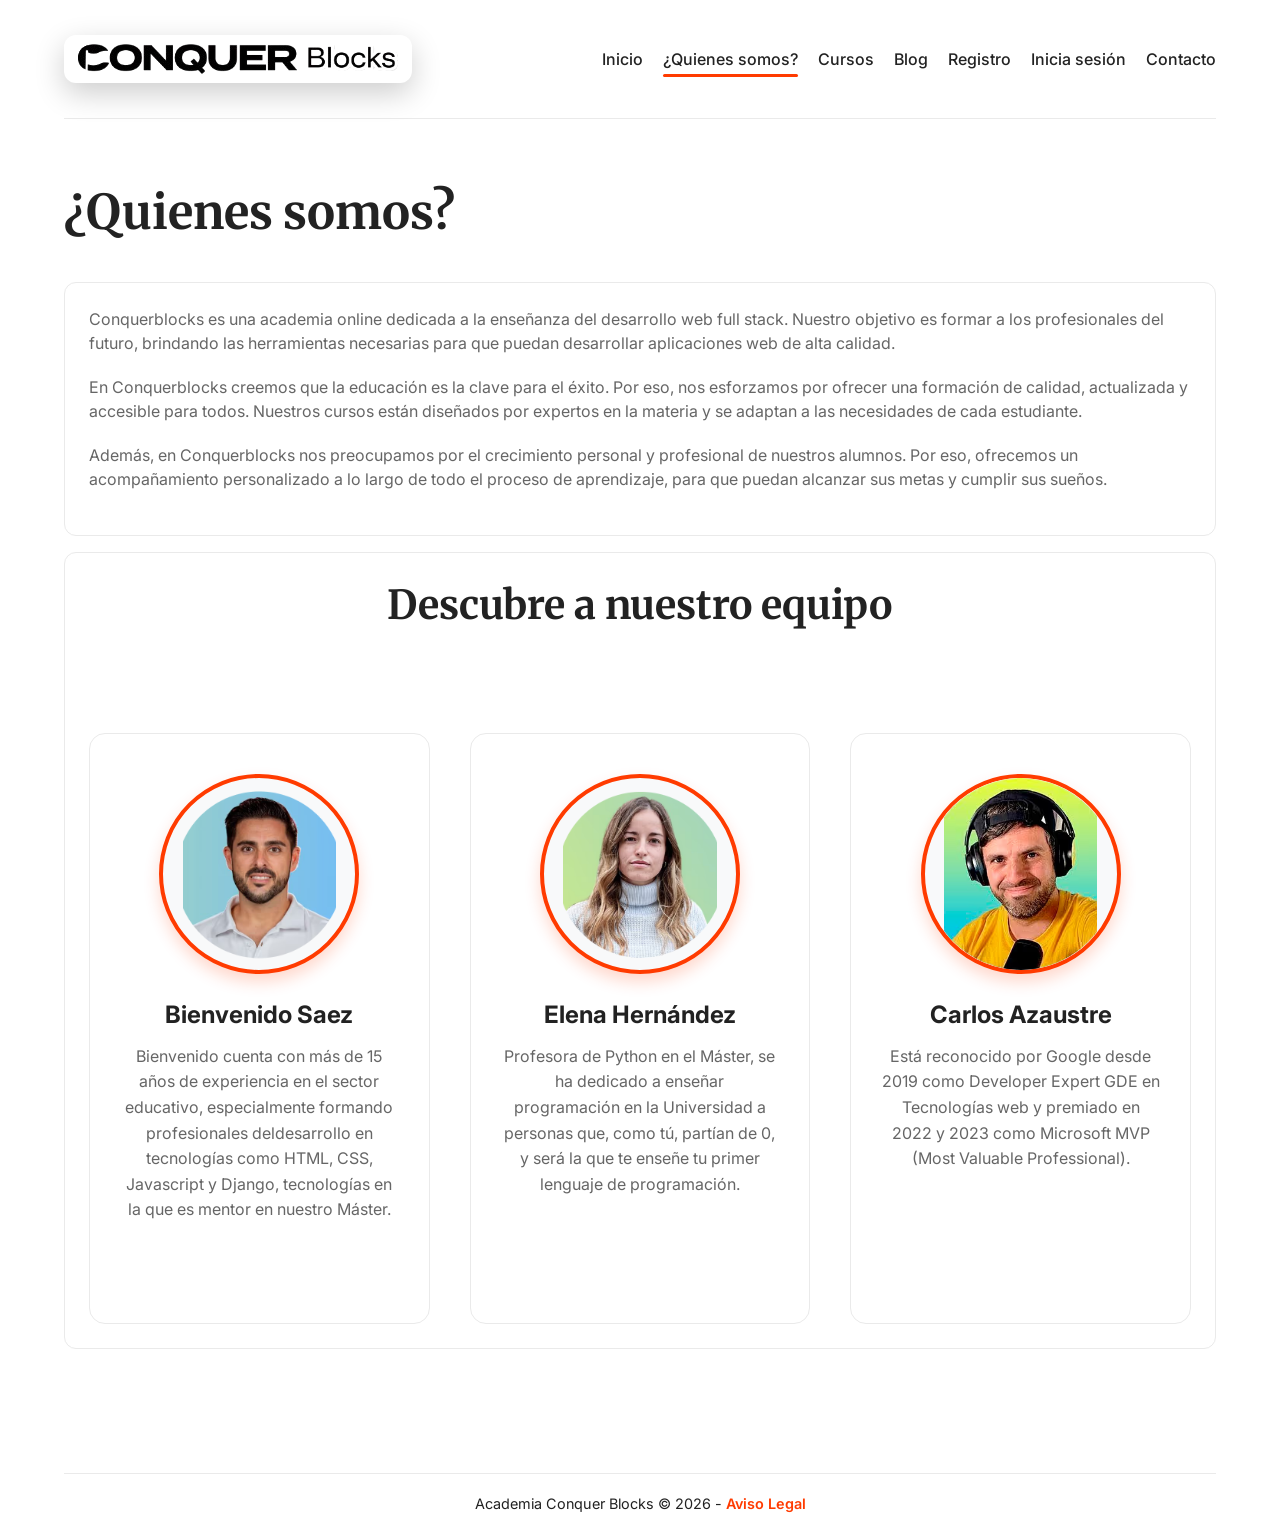
<file: quienes-somos.html>
<!doctype html>
<html class="no-js" lang="">

<head>
  <meta charset="utf-8">
  <meta name="viewport" content="width=device-width, initial-scale=1">
  <title>¿Quienes somos? | Conquer Blocks</title>
  <link rel="stylesheet" href="css/style.css">
  <meta name="description" content="Descubre más sobre Conquer Blocks, una plataforma online dedicada a la enseñanza del desarrollo web full stack. Conoce nuestra misión, visión y el equipo detrás de la formación tecnológica.">
    <meta name="keywords" content="Desarrollo Web, Fullstack, HTML, CSS, JavaScript, React, Node, Express">

    <link rel="icon" href="icono.png" sizes="any" type="image/png">
    <link rel="icon" href="icono.png" type="image/svg+xml">
    <link rel="apple-touch-icon" href="icono.png">

  <link rel="manifest" href="site.webmanifest">
  <meta name="theme-color" content="#fafafa">

    <link rel="preconnect" href="https://fonts.googleapis.com">
    <link rel="preconnect" href="https://fonts.gstatic.com" crossorigin>
    <link href="https://fonts.googleapis.com/css2?family=Inter:ital,opsz,wght@0,14..32,100..900;1,14..32,100..900&family=Merriweather:ital,opsz,wght@0,18..144,300..900;1,18..144,300..900&display=swap" rel="stylesheet">
</head>

<body>
  <header class="container">
    <figure>
        <img width="500px" class="logo" src="img/common/logo_conquer.png" alt="Academia Conquerblocks">
    </figure>
    <nav>
        <ul>
            <li><a href="index.html">Inicio</a></li>
            <li><a href="quienes-somos.html" class="select">¿Quienes somos?</a></li>
            <li><a href="cursos.html">Cursos</a></li>
            <li><a href="blog.html">Blog</a></li>
            <li><a href="registro.html">Registro</a></li>
            <li><a href="login.html">Inicia sesión</a></li>
            <li><a href="contacto.html">Contacto</a></li>
        </ul>
    </nav>
  </header>
  
    <main class="container article-container">
      <h1>¿Quienes somos?</h1>
        <article>
            <p>Conquerblocks es una academia online dedicada a la enseñanza del desarrollo web full stack. Nuestro objetivo es formar a los profesionales del futuro, brindando las herramientas necesarias para que puedan desarrollar aplicaciones web de alta calidad.</p>
            <p>En Conquerblocks creemos que la educación es la clave para el éxito. Por eso, nos esforzamos por ofrecer una formación de calidad, actualizada y accesible para todos. Nuestros cursos están diseñados por expertos en la materia y se adaptan a las necesidades de cada estudiante.</p>
            <p>Además, en Conquerblocks nos preocupamos por el crecimiento personal y profesional de nuestros alumnos. Por eso, ofrecemos un acompañamiento personalizado a lo largo de todo el proceso de aprendizaje, para que puedan alcanzar sus metas y cumplir sus sueños.</p>
        </article>

        <article class="teams-grid">
            <h2>Descubre a nuestro equipo</h2>
            <div class="team-member">
              <figure>
                <img  width="300" src="img/quienes somos/bienve.png" alt="Miembro del equipo">
              </figure>
              <h3>Bienvenido Saez</h3>
              <p>Bienvenido cuenta con más de 15 años de experiencia en el sector educativo, especialmente formando profesionales deldesarrollo en tecnologías como HTML, CSS, Javascript y Django, tecnologías en la que es mentor en nuestro Máster.</p>
            </div>
  
            <div class="team-member">
              <figure>
                <img width="350" src="img/quienes somos/elena.png" alt="Miembro del equipo">
              </figure>
              <h3>Elena Hernández</h3>
              <p>Profesora de Python en el Máster, se ha dedicado a enseñar programación en la Universidad a personas que, como tú, partían de 0, y será la que te enseñe tu primer lenguaje de programación.</p>
            </div>
  
            <div class="team-member">
              <figure>
                <img width="350" src="img/quienes somos/carlos.png" alt="Miembro del equipo">
              </figure>
              <h3>Carlos Azaustre</h3>
              <p>Está reconocido por Google desde 2019 como Developer Expert GDE en Tecnologías web y premiado en 2022 y 2023 como Microsoft MVP (Most Valuable Professional).</p>
            </div>

        </article>

    </main>
    <footer class="container">
      <p>Academia Conquer Blocks &copy; 2026 - <a href="aviso-legal.html" class="highlight">Aviso Legal</a></p>
  </footer>
</body>

</html>
</file>
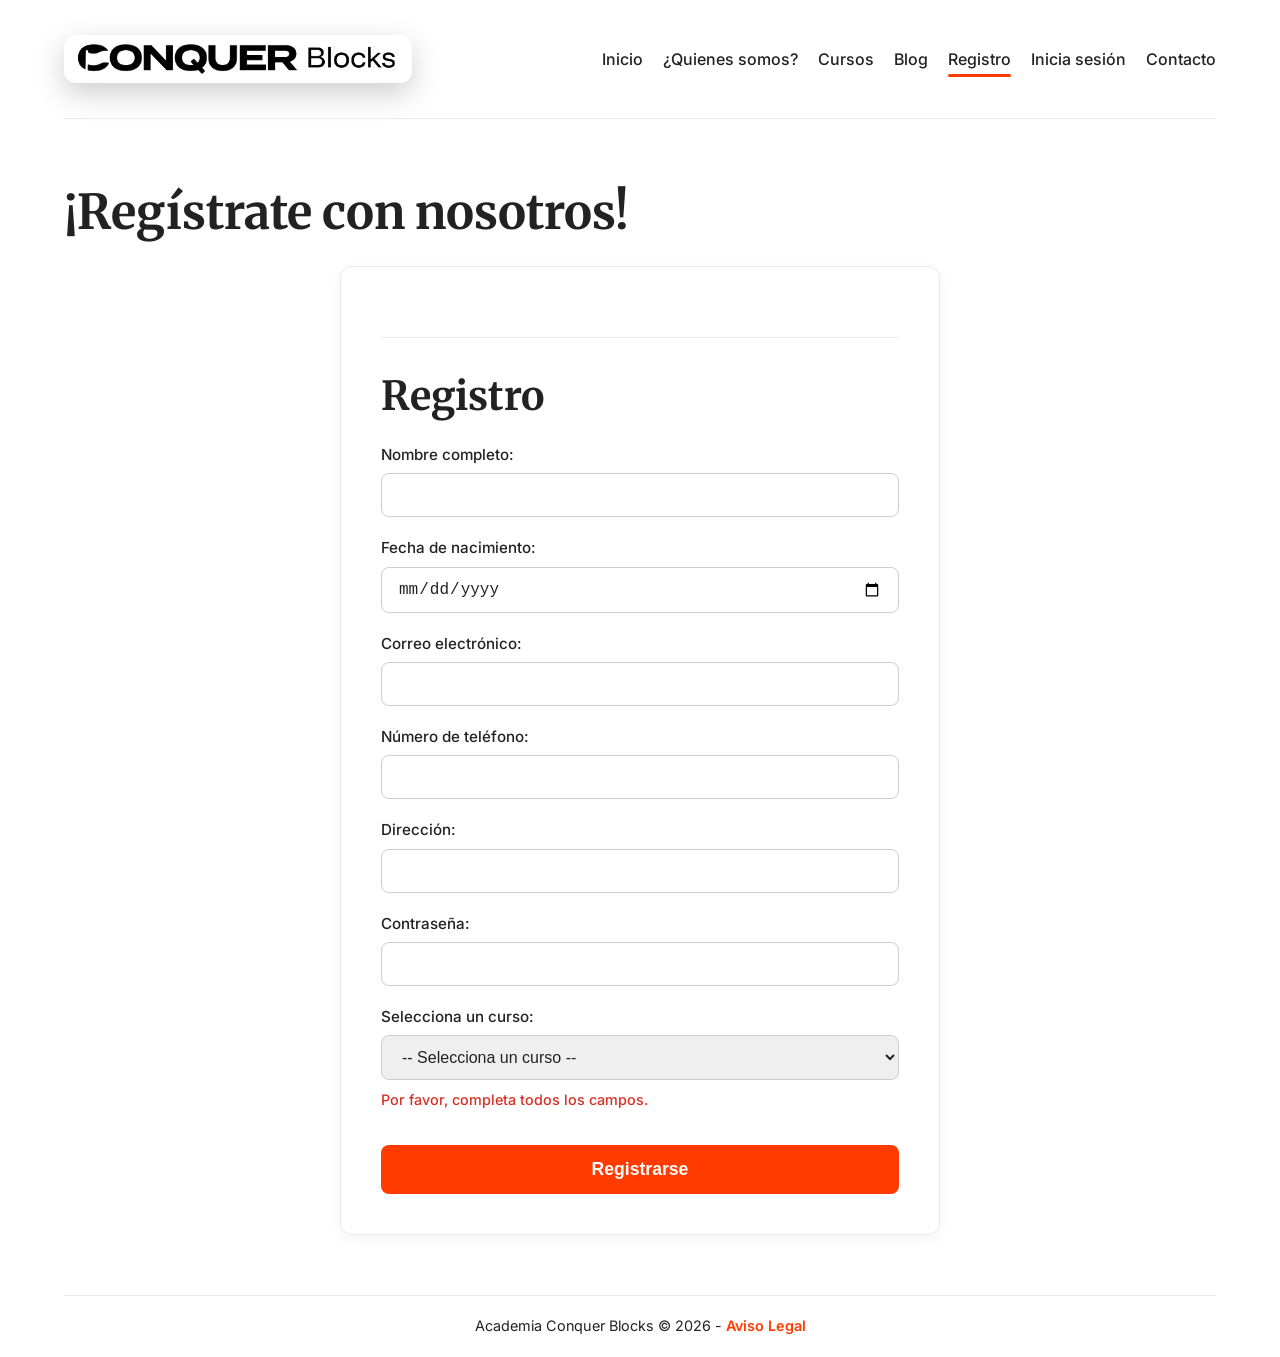
<file: registro.html>
<!doctype html>
<html class="no-js" lang="">

<head>
  <meta charset="utf-8">
  <meta name="viewport" content="width=device-width, initial-scale=1">
  <title>Registro | Conquer Blocks</title>
  <link rel="stylesheet" href="css/style.css">
  <meta name="description" content="Regístrate en Conquer Blocks y comienza tu aprendizaje en desarrollo web full stack. Crea tu cuenta y accede a cursos interactivos de HTML, CSS, JavaScript y más.">
    <meta name="keywords" content="Desarrollo Web, Fullstack, HTML, CSS, JavaScript, React, Node, Express">

    <link rel="icon" href="icono.png" sizes="any" type="image/png">
    <link rel="icon" href="icono.png" type="image/svg+xml">
    <link rel="apple-touch-icon" href="icono.png">

  <link rel="manifest" href="site.webmanifest">
  <meta name="theme-color" content="#fafafa">

    <link rel="preconnect" href="https://fonts.googleapis.com">
    <link rel="preconnect" href="https://fonts.gstatic.com" crossorigin>
    <link href="https://fonts.googleapis.com/css2?family=Inter:ital,opsz,wght@0,14..32,100..900;1,14..32,100..900&family=Merriweather:ital,opsz,wght@0,18..144,300..900;1,18..144,300..900&display=swap" rel="stylesheet">
</head>

<body>
  <header class="container">
    <figure>
        <img width="500px" class="logo" src="img/common/logo_conquer.png" alt="Academia Conquerblocks">
    </figure>
    <nav>
        <ul>
            <li><a href="index.html">Inicio</a></li>
            <li><a href="quienes-somos.html">¿Quienes somos?</a></li>
            <li><a href="cursos.html">Cursos</a></li>
            <li><a href="blog.html">Blog</a></li>
            <li><a href="registro.html" class="select">Registro</a></li>
            <li><a href="login.html">Inicia sesión</a></li>
            <li><a href="contacto.html">Contacto</a></li>
        </ul>
    </nav>
  </header>

  <main class="container">
    <h1>¡Regístrate con nosotros!</h1>
    <div class="registro-container">
      <hr>
      <h2>Registro</h2>
      <form action="submit_page" method="POST" class="registro-form">
        
        <div class="form-group">
          <label for="name">Nombre completo:</label>
          <input type="text" id="name" name="name" required>
        </div>

        <div class="form-group">
          <label for="dob">Fecha de nacimiento:</label>
          <input type="date" id="dob" name="dob" required>
        </div>

        <div class="form-group">
          <label for="email">Correo electrónico:</label>
          <input type="email" id="email" name="email" required>
        </div>

        <div class="form-group">
          <label for="phone">Número de teléfono:</label>
          <input type="tel" id="phone" name="phone" required>
        </div>

        <div class="form-group">
          <label for="address">Dirección:</label>
          <input type="text" id="address" name="address" required>
        </div>

        <div class="form-group">
          <label for="password">Contraseña:</label>
          <input type="password" id="password" name="password" required>
        </div>

        <div class="form-group">
          <label for="course">Selecciona un curso:</label>
          <select id="course" name="course" required>
            <option value="">-- Selecciona un curso --</option>
            <option value="html-css">HTML y CSS</option>
            <option value="javascript">JavaScript</option>
          </select>
        </div>

        <p id="error-message" class="error">Por favor, completa todos los campos.</p>

        <button type="submit" class="btn-primary">Registrarse</button>
      </form>
    </div>
  </main>

    <footer class="container">
      <p>Academia Conquer Blocks &copy; 2026 - <a href="aviso-legal.html" class="highlight">Aviso Legal</a></p>
    </footer>
</body>

</html>
</file>
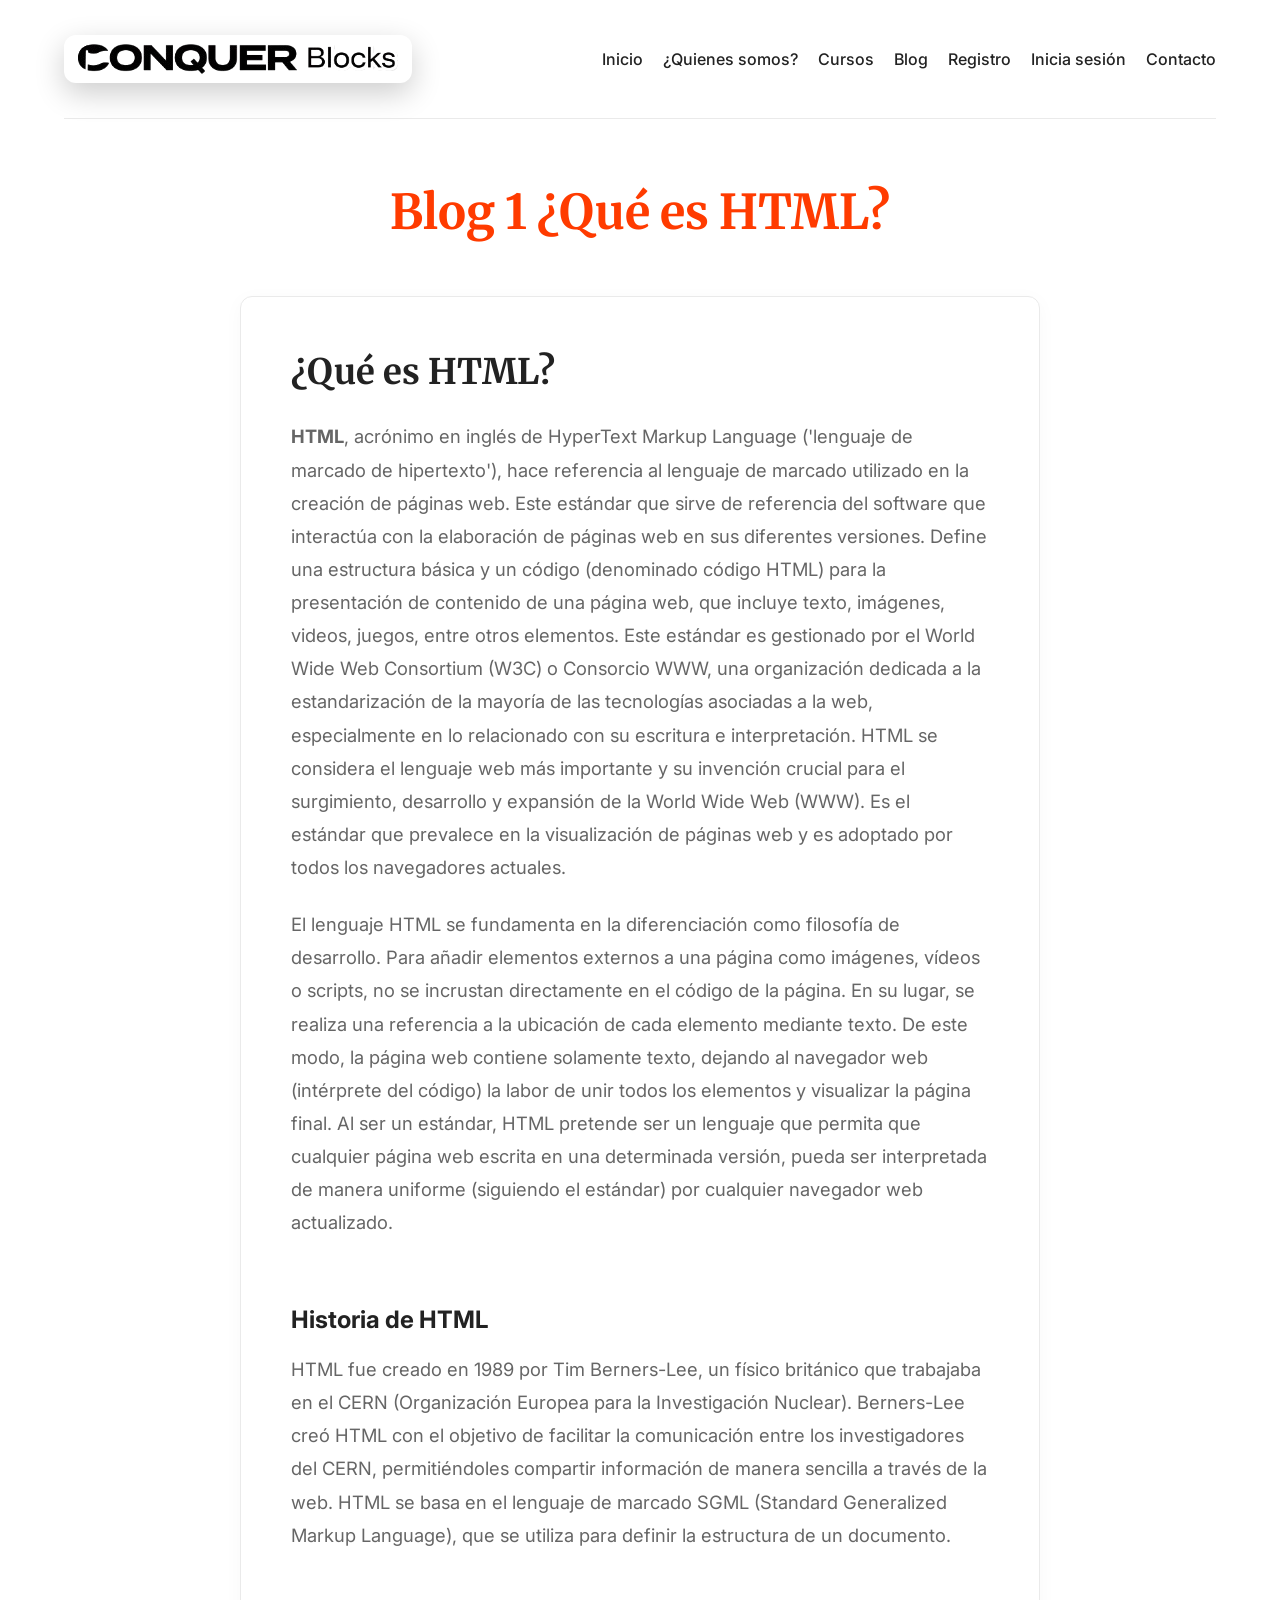
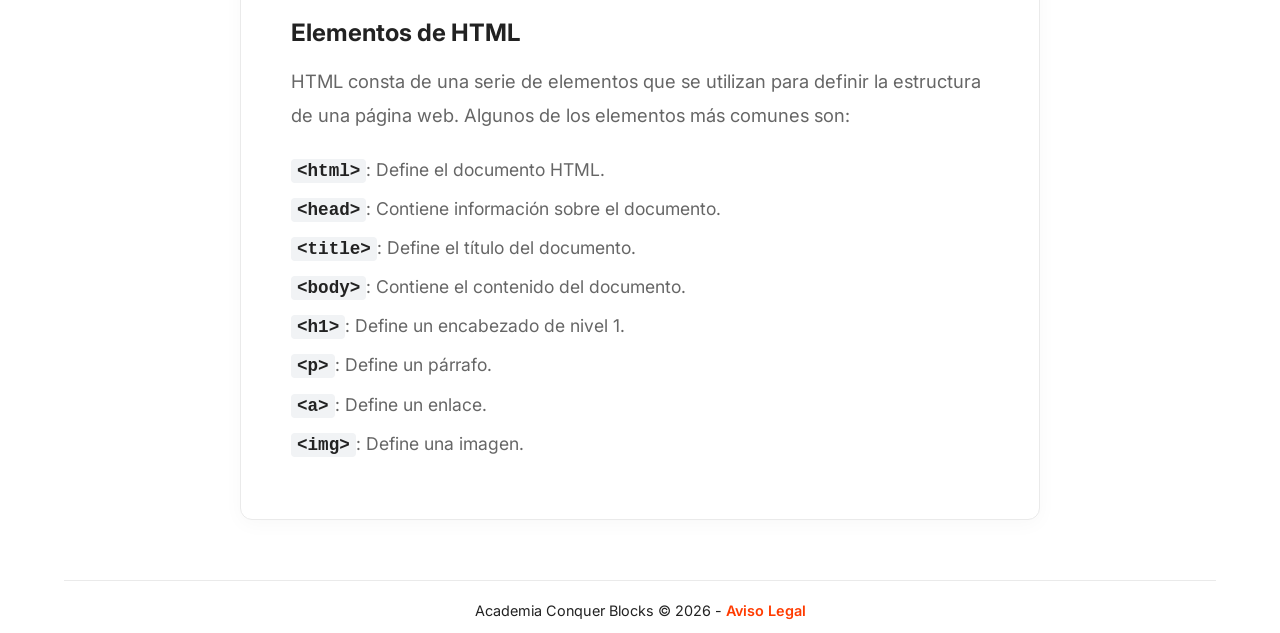
<file: blogs/blog1.html>
<!doctype html>
<html class="no-js" lang="">

<head>
  <meta charset="utf-8">
  <meta name="viewport" content="width=device-width, initial-scale=1">
  <title>Blog 1: ¿Qué es HTML? | Conquer Blocks</title>
  <link rel="stylesheet" href="../css/style.css">
  <meta name="description" content="HTML es el lenguaje de marcado estándar para crear páginas web. HTML significa HyperText Markup Language. Es un lenguaje de marcado que se utiliza para estructurar el contenido de una página web. HTML consta de una serie de elementos que se utilizan para definir la estructura de una página web.">
  <meta name="keywords" content="Desarrollo Web, Fullstack, HTML, CSS, JavaScript, React, Node, Express">

  <link rel="icon" href="../icono.png" sizes="any" type="image/png">
  <link rel="icon" href="../icono.png" type="image/svg+xml">
  <link rel="apple-touch-icon" href="../icono.png">

  <link rel="manifest" href="../site.webmanifest">
  <meta name="theme-color" content="#fafafa">

    <link rel="preconnect" href="https://fonts.googleapis.com">
    <link rel="preconnect" href="https://fonts.gstatic.com" crossorigin>
    <link href="https://fonts.googleapis.com/css2?family=Inter:ital,opsz,wght@0,14..32,100..900;1,14..32,100..900&family=Merriweather:ital,opsz,wght@0,18..144,300..900;1,18..144,300..900&display=swap" rel="stylesheet">
</head>

<body>
    <header class="container">
        <figure>
            <img width="500px" class="logo" src="../img/common/logo_conquer.png" alt="Academia Conquerblocks">
        </figure>
        <nav>
            <ul>
                <li><a href="../index.html">Inicio</a></li>
                <li><a href="../quienes-somos.html">¿Quienes somos?</a></li>
                <li><a href="../cursos.html">Cursos</a></li>
                <li><a href="../blog.html">Blog</a></li>
                <li><a href="../registro.html">Registro</a></li>
                <li><a href="../login.html">Inicia sesión</a></li>
                <li><a href="../contacto.html">Contacto</a></li>
            </ul>
        </nav>
    </header>

    <main class="container">
    <h1 class="blog-title">Blog 1 ¿Qué es HTML?</h1> 
    <section>
        <article class="blog-post"> 
                <h2>¿Qué es HTML?</h2>
                <p><strong>HTML</strong>, acrónimo en inglés de HyperText Markup Language ('lenguaje de marcado de hipertexto'), hace referencia al lenguaje de marcado utilizado en la creación de páginas web. Este estándar que sirve de referencia del software que interactúa con la elaboración de páginas web en sus diferentes versiones. Define una estructura básica y un código (denominado código HTML) para la presentación de contenido de una página web, que incluye texto, imágenes, videos, juegos, entre otros elementos. Este estándar es gestionado por el World Wide Web Consortium (W3C) o Consorcio WWW, una organización dedicada a la estandarización de la mayoría de las tecnologías asociadas a la web, especialmente en lo relacionado con su escritura e interpretación. HTML se considera el lenguaje web más importante y su invención crucial para el surgimiento, desarrollo y expansión de la World Wide Web (WWW). Es el estándar que prevalece en la visualización de páginas web y es adoptado por todos los navegadores actuales.</p>
                <p>El lenguaje HTML se fundamenta en la diferenciación como filosofía de desarrollo. Para añadir elementos externos a una página como imágenes, vídeos o scripts, no se incrustan directamente en el código de la página. En su lugar, se realiza una referencia a la ubicación de cada elemento mediante texto. De este modo, la página web contiene solamente texto, dejando al navegador web (intérprete del código) la labor de unir todos los elementos y visualizar la página final. Al ser un estándar, HTML pretende ser un lenguaje que permita que cualquier página web escrita en una determinada versión, pueda ser interpretada de manera uniforme (siguiendo el estándar) por cualquier navegador web actualizado.</p>
                <h3>Historia de HTML</h3>
                <p>HTML fue creado en 1989 por Tim Berners-Lee, un físico británico que trabajaba en el CERN (Organización Europea para la Investigación Nuclear). Berners-Lee creó HTML con el objetivo de facilitar la comunicación entre los investigadores del CERN, permitiéndoles compartir información de manera sencilla a través de la web. HTML se basa en el lenguaje de marcado SGML (Standard Generalized Markup Language), que se utiliza para definir la estructura de un documento.</p>
                <h3>Elementos de HTML</h3>
                <p>HTML consta de una serie de elementos que se utilizan para definir la estructura de una página web. Algunos de los elementos más comunes son:</p>
                <ul>
                    <li><strong>&lt;html&gt;</strong>: Define el documento HTML.</li>
                    <li><strong>&lt;head&gt;</strong>: Contiene información sobre el documento.</li>
                    <li><strong>&lt;title&gt;</strong>: Define el título del documento.</li>
                    <li><strong>&lt;body&gt;</strong>: Contiene el contenido del documento.</li>
                    <li><strong>&lt;h1&gt;</strong>: Define un encabezado de nivel 1.</li>
                    <li><strong>&lt;p&gt;</strong>: Define un párrafo.</li>
                    <li><strong>&lt;a&gt;</strong>: Define un enlace.</li>
                    <li><strong>&lt;img&gt;</strong>: Define una imagen.</li>
                </ul>
        </article>
    </section>
    </main>

    <footer class="container">
        <p>Academia Conquer Blocks &copy; 2026 - <a href="aviso-legal.html" class="highlight">Aviso Legal</a></p>
    </footer>
</body>

</html>
</file>
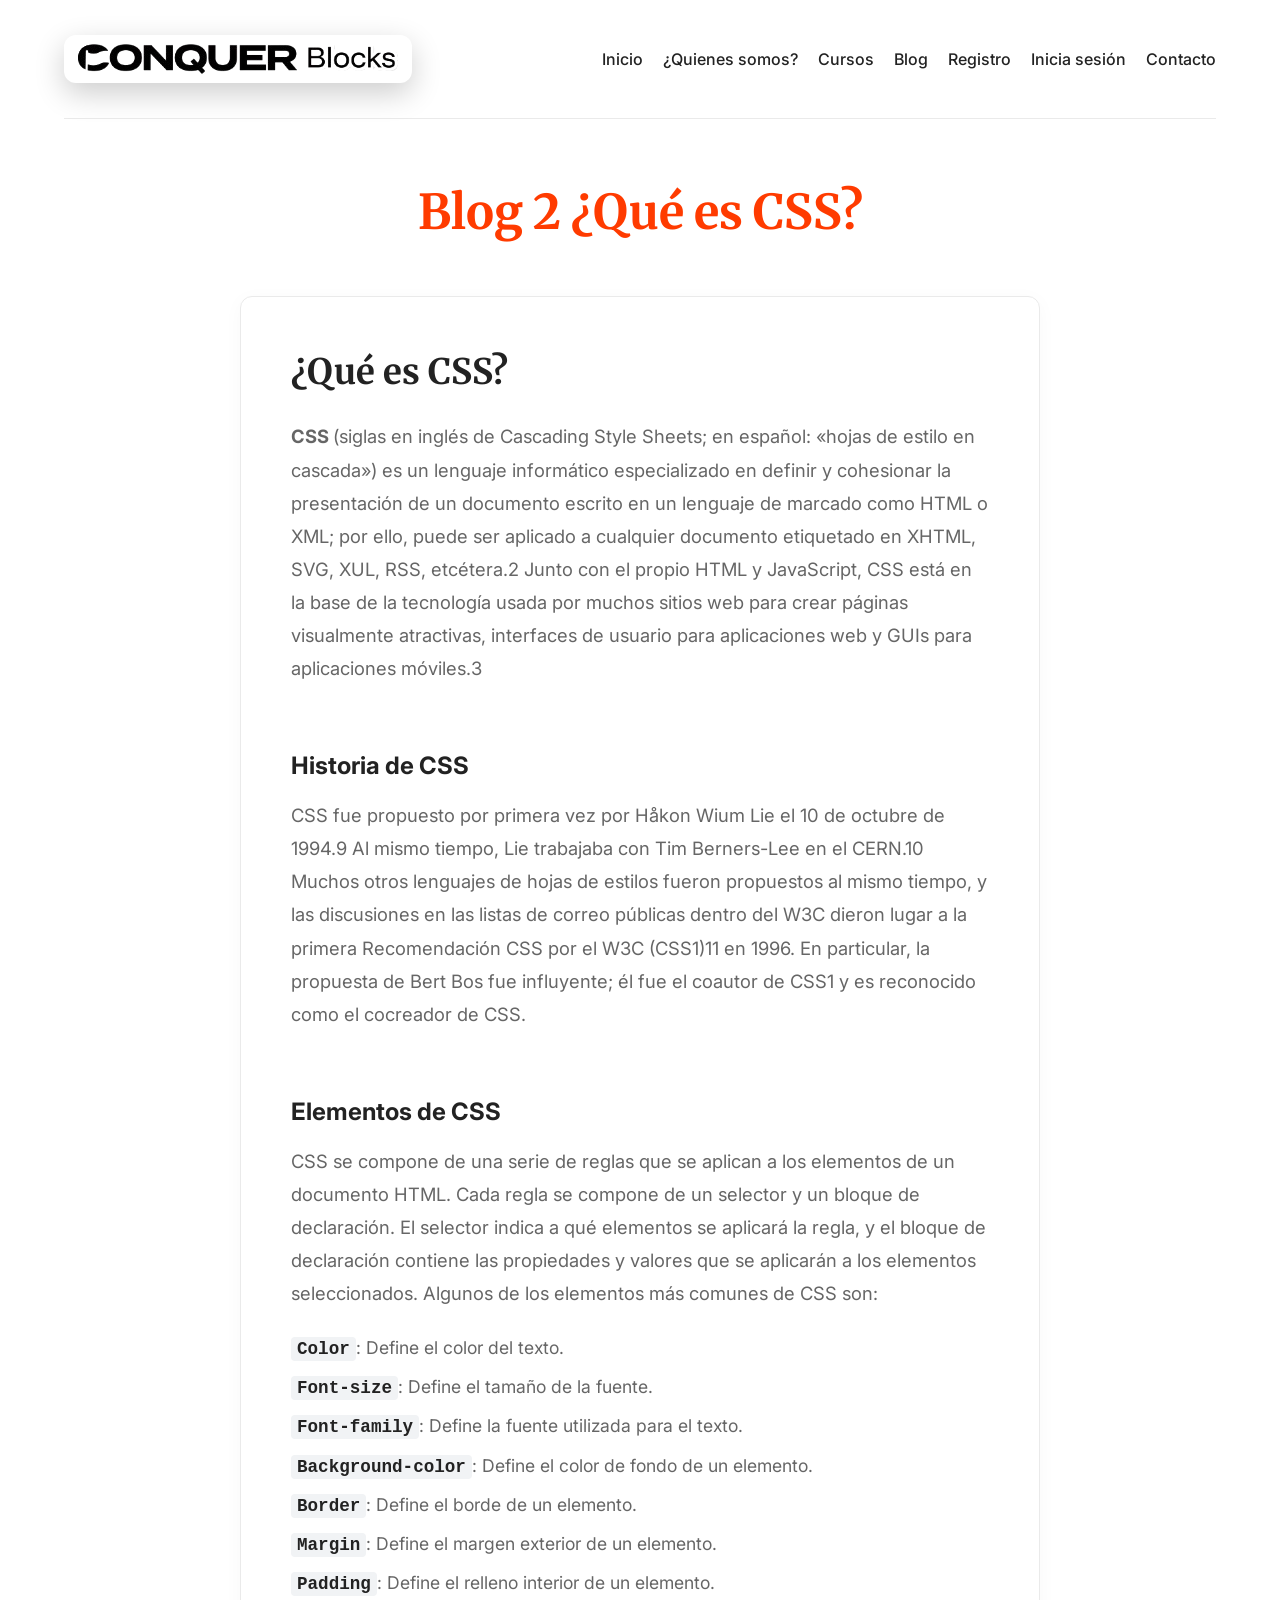
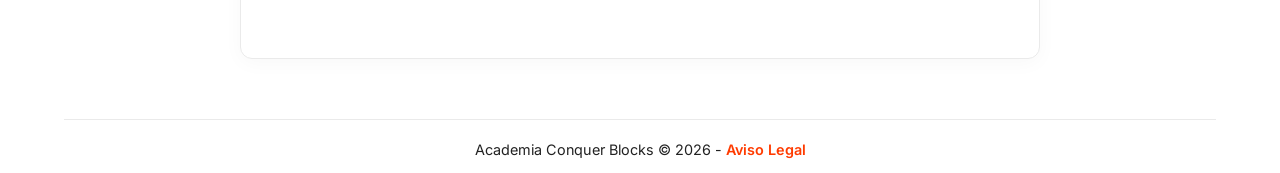
<file: blogs/blog2.html>
<!doctype html>
<html class="no-js" lang="">

<head>
  <meta charset="utf-8">
  <meta name="viewport" content="width=device-width, initial-scale=1">
  <title>Blog 2: ¿Qué es CSS? | Conquerblocks</title>
  <link rel="stylesheet" href="../css/style.css">
  <meta name="description" content="CSS es un lenguaje de hojas de estilo que se utiliza para dar estilo a las páginas web. CSS significa Cascading Style Sheets. CSS se utiliza para definir la apariencia de una página web, incluyendo el diseño, los colores, las fuentes y otros aspectos visuales.">
  <meta name="keywords" content="Desarrollo Web, Fullstack, HTML, CSS, JavaScript, React, Node, Express">

  <link rel="icon" href="../icono.png" sizes="any" type="image/png">
  <link rel="icon" href="../icono.png" type="image/svg+xml">
  <link rel="apple-touch-icon" href="../icono.png">

  <link rel="manifest" href="../site.webmanifest">
  <meta name="theme-color" content="#fafafa">

      <link rel="preconnect" href="https://fonts.googleapis.com">
    <link rel="preconnect" href="https://fonts.gstatic.com" crossorigin>
    <link href="https://fonts.googleapis.com/css2?family=Inter:ital,opsz,wght@0,14..32,100..900;1,14..32,100..900&family=Merriweather:ital,opsz,wght@0,18..144,300..900;1,18..144,300..900&display=swap" rel="stylesheet">
</head>

<body>

    <header class="container">
        <figure>
            <img width="500px" class="logo" src="../img/common/logo_conquer.png" alt="Academia Conquerblocks">
        </figure>
        <nav>
            <ul>
                <li><a href="../index.html">Inicio</a></li>
                <li><a href="../quienes-somos.html">¿Quienes somos?</a></li>
                <li><a href="../cursos.html">Cursos</a></li>
                <li><a href="../blog.html">Blog</a></li>
                <li><a href="../registro.html">Registro</a></li>
                <li><a href="../login.html">Inicia sesión</a></li>
                <li><a href="../contacto.html">Contacto</a></li>
            </ul>
        </nav>
    </header>

    <main class="container">
    <h1 class="blog-title">Blog 2 ¿Qué es CSS?</h1>
    <section>
        <article class="blog-post"> 
            <h2>¿Qué es CSS?</h2>
                <p><strong>CSS </strong>(siglas en inglés de Cascading Style Sheets; en español: «hojas de estilo en cascada») es un lenguaje informático especializado en definir y cohesionar la presentación de un documento escrito en un lenguaje de marcado como HTML o XML; por ello, puede ser aplicado a cualquier documento etiquetado en XHTML, SVG, XUL, RSS, etcétera.2​ Junto con el propio HTML y JavaScript, CSS está en la base de la tecnología usada por muchos sitios web para crear páginas visualmente atractivas, interfaces de usuario para aplicaciones web y GUIs para aplicaciones móviles.3​</p>
                <h3>Historia de CSS</h3>
                <p>CSS fue propuesto por primera vez por Håkon Wium Lie el 10 de octubre de 1994.9​ Al mismo tiempo, Lie trabajaba con Tim Berners-Lee en el CERN.10​ Muchos otros lenguajes de hojas de estilos fueron propuestos al mismo tiempo, y las discusiones en las listas de correo públicas dentro del W3C dieron lugar a la primera Recomendación CSS por el W3C (CSS1)11​ en 1996. En particular, la propuesta de Bert Bos fue influyente; él fue el coautor de CSS1 y es reconocido como el cocreador de CSS.</p>
                <h3>Elementos de CSS</h3>
                <p>CSS se compone de una serie de reglas que se aplican a los elementos de un documento HTML. Cada regla se compone de un selector y un bloque de declaración. El selector indica a qué elementos se aplicará la regla, y el bloque de declaración contiene las propiedades y valores que se aplicarán a los elementos seleccionados. Algunos de los elementos más comunes de CSS son:</p>
                <ul>
                    <li><strong>Color</strong>: Define el color del texto.</li>
                    <li><strong>Font-size</strong>: Define el tamaño de la fuente.</li>
                    <li><strong>Font-family</strong>: Define la fuente utilizada para el texto.</li>
                    <li><strong>Background-color</strong>: Define el color de fondo de un elemento.</li>
                    <li><strong>Border</strong>: Define el borde de un elemento.</li>
                    <li><strong>Margin</strong>: Define el margen exterior de un elemento.</li>
                    <li><strong>Padding</strong>: Define el relleno interior de un elemento.</li>
                </ul>
        </article>
    </section>
</main>
    <footer class="container">
        <p>Academia Conquer Blocks &copy; 2026 - <a href="../aviso-legal.html" class="highlight">Aviso Legal</a></p>
    </footer>
</body>

</html>
</file>
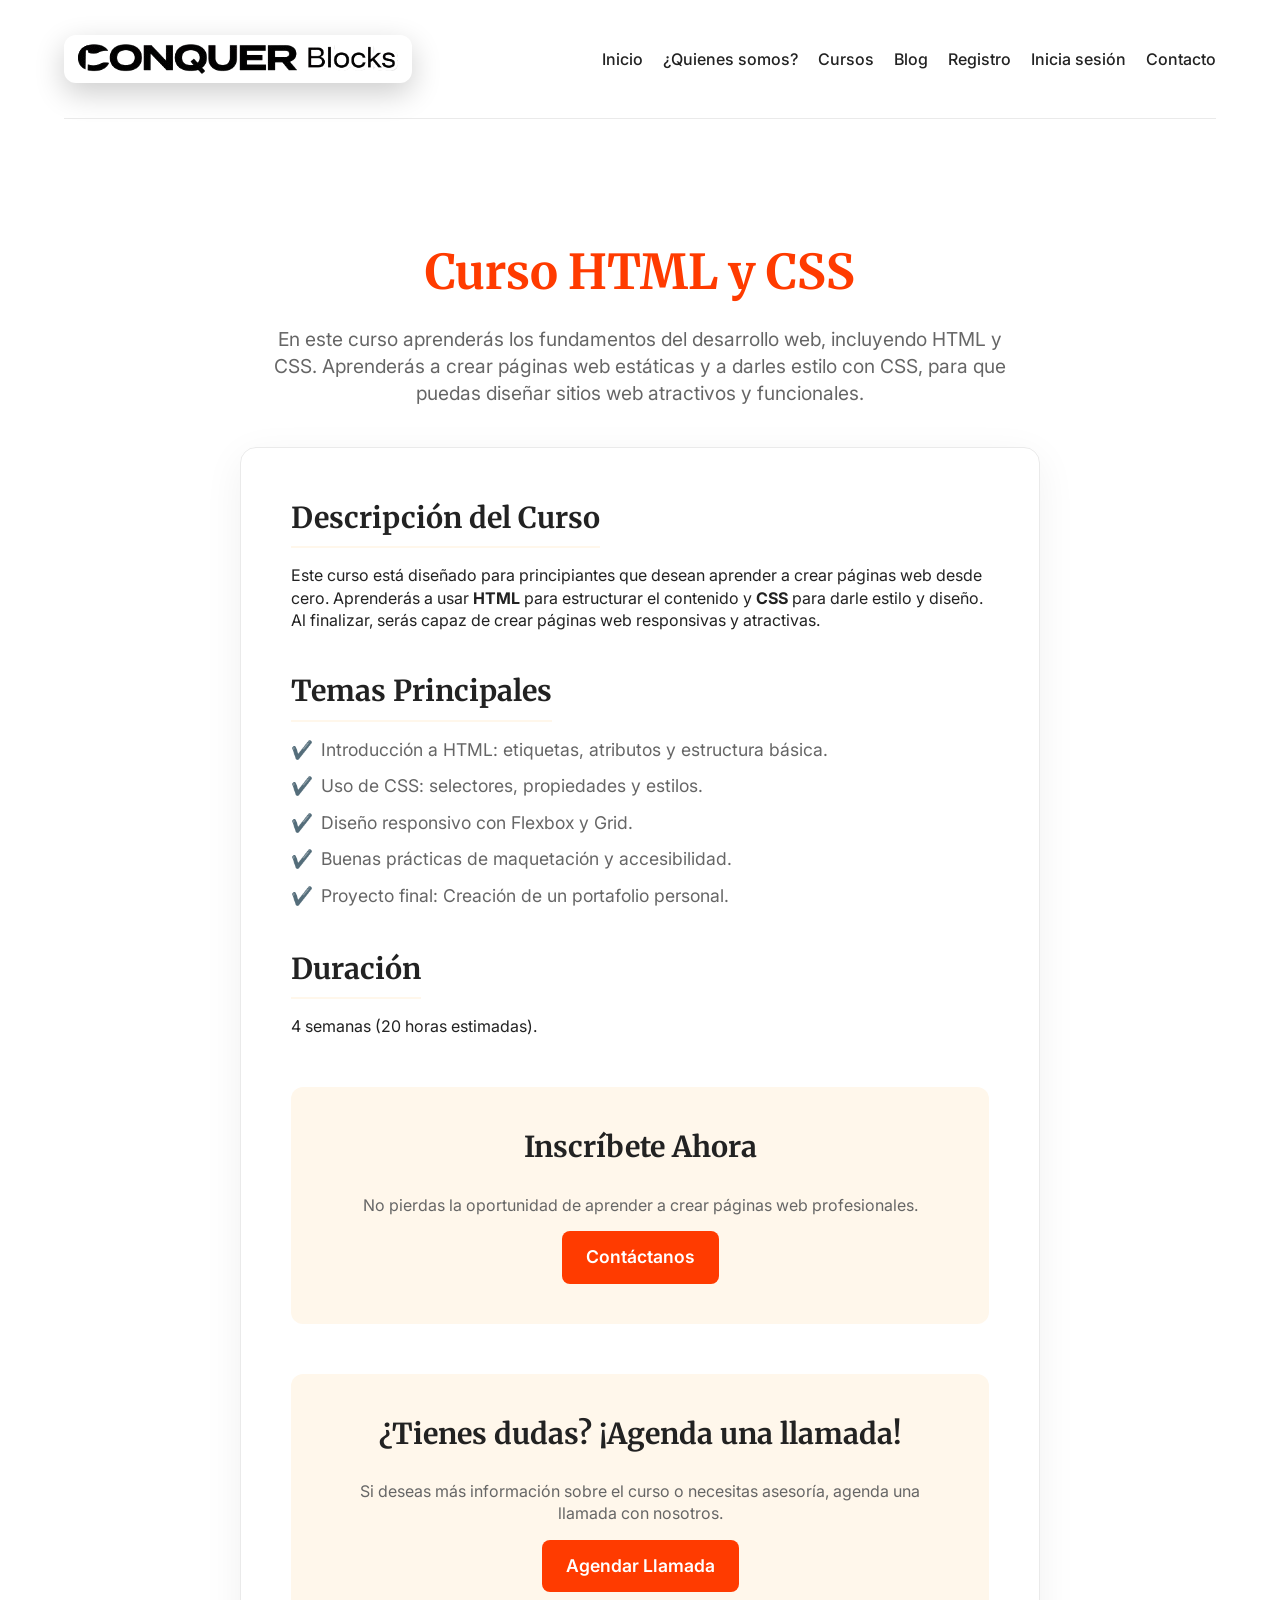
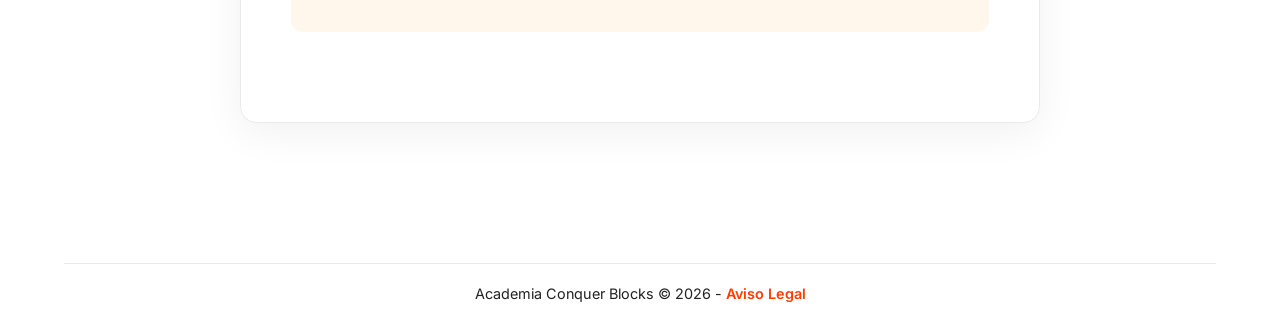
<file: cursos/curso_htmlycss.html>
<!doctype html>
<html class="no-js" lang="">

<head>
  <meta charset="utf-8">
  <meta name="viewport" content="width=device-width, initial-scale=1">
  <title>Curso de HTML y CSS | Conquerblocks</title>
  <link rel="stylesheet" href="../css/style.css">
  <meta name="description" content="En este curso aprenderás los fundamentos del desarrollo web, incluyendo HTML y CSS. Aprenderás a crear páginas web estáticas y a darles estilo con CSS, para que puedas diseñar sitios web atractivos y funcionales.">
    <meta name="keywords" content="Desarrollo Web, Fullstack, HTML, CSS, JavaScript, React, Node, Express">

    <link rel="icon" href="../icono.png" sizes="any" type="image/png">
    <link rel="icon" href="../icono.png" type="image/svg+xml">
    <link rel="apple-touch-icon" href="../icono.png">

  <link rel="manifest" href="../site.webmanifest">
  <meta name="theme-color" content="#fafafa">

      <link rel="preconnect" href="https://fonts.googleapis.com">
    <link rel="preconnect" href="https://fonts.gstatic.com" crossorigin>
    <link href="https://fonts.googleapis.com/css2?family=Inter:ital,opsz,wght@0,14..32,100..900;1,14..32,100..900&family=Merriweather:ital,opsz,wght@0,18..144,300..900;1,18..144,300..900&display=swap" rel="stylesheet">
</head>

<body>
    <header class="container">
        <figure>
            <img width="500px" class="logo" src="../img/common/logo_conquer.png" alt="Academia Conquerblocks">
        </figure>
        <nav>
            <ul>
                <li><a href="../index.html">Inicio</a></li>
                <li><a href="../quienes-somos.html">¿Quienes somos?</a></li>
                <li><a href="/cursos.html">Cursos</a></li>
                <li><a href="../blog.html">Blog</a></li>
                <li><a href="../registro.html">Registro</a></li>
                <li><a href="../login.html">Inicia sesión</a></li>
                <li><a href="../contacto.html">Contacto</a></li>
            </ul>
        </nav>
    </header>

  <main class="container">
      <section class="curso-hero">
          <h1>Curso HTML y CSS</h1>
          <p>En este curso aprenderás los fundamentos del desarrollo web, incluyendo HTML y CSS. Aprenderás a crear páginas web estáticas y a darles estilo con CSS, para que puedas diseñar sitios web atractivos y funcionales.</p>
      </section>

      <div class="curso-contenido">
          <section>
            <h2>Descripción del Curso</h2>
            <p>
              Este curso está diseñado para principiantes que desean aprender a crear páginas web desde cero. 
              Aprenderás a usar <strong>HTML</strong> para estructurar el contenido y <strong>CSS</strong> para darle estilo y diseño. 
              Al finalizar, serás capaz de crear páginas web responsivas y atractivas.
            </p>
          </section>
      
          <section>
            <h2>Temas Principales</h2>
            <ul class="temas-lista"> <li>Introducción a HTML: etiquetas, atributos y estructura básica.</li>
              <li>Uso de CSS: selectores, propiedades y estilos.</li>
              <li>Diseño responsivo con Flexbox y Grid.</li>
              <li>Buenas prácticas de maquetación y accesibilidad.</li>
              <li>Proyecto final: Creación de un portafolio personal.</li>
            </ul>
          </section>
      
          <section>
            <h2>Duración</h2>
            <p>4 semanas (20 horas estimadas).</p>
          </section>
      
          <section class="curso-cta-seccion"> <h2>Inscríbete Ahora</h2>
            <p>No pierdas la oportunidad de aprender a crear páginas web profesionales.</p>
            <a href="../contacto.html" class="btn-primary">Contáctanos</a>
          </section>

          <section class="curso-cta-seccion">
              <h2>¿Tienes dudas? ¡Agenda una llamada!</h2>
              <p>Si deseas más información sobre el curso o necesitas asesoría, agenda una llamada con nosotros.</p>
              <a target="_blank" href="https://www.conquerblocks.com/agenda/fullstack/latam?utm_source=GoogleAds&utm_medium=Search&utm_campaign=CB_GoogleAds_All_Search&utm_content=Search3&utm_term=Marca&utm_idcampaign=23168336310&utm_adsetid=188272568638&utm_adid=780554350454&gad_source=1&gad_campaignid=23168336310&gbraid=0AAAAACtEWSikshVPZ6EvyuGU_bYZNm0RU&gclid=CjwKCAjwg_nNBhAGEiwAiYPYA3DHln49Besq1My5vcTgbtNslYeLlMNTLjb0hoYUX5bi0O0la5hNyBoCrMgQAvD_BwE" class="btn-primary" target="_blank">Agendar Llamada</a>
          </section>
      </div>
  </main>

    <footer class="container">
      <p>Academia Conquer Blocks &copy; 2026 - <a href="aviso-legal.html" class="highlight">Aviso Legal</a></p>
    </footer>
</body>

</html>
</file>
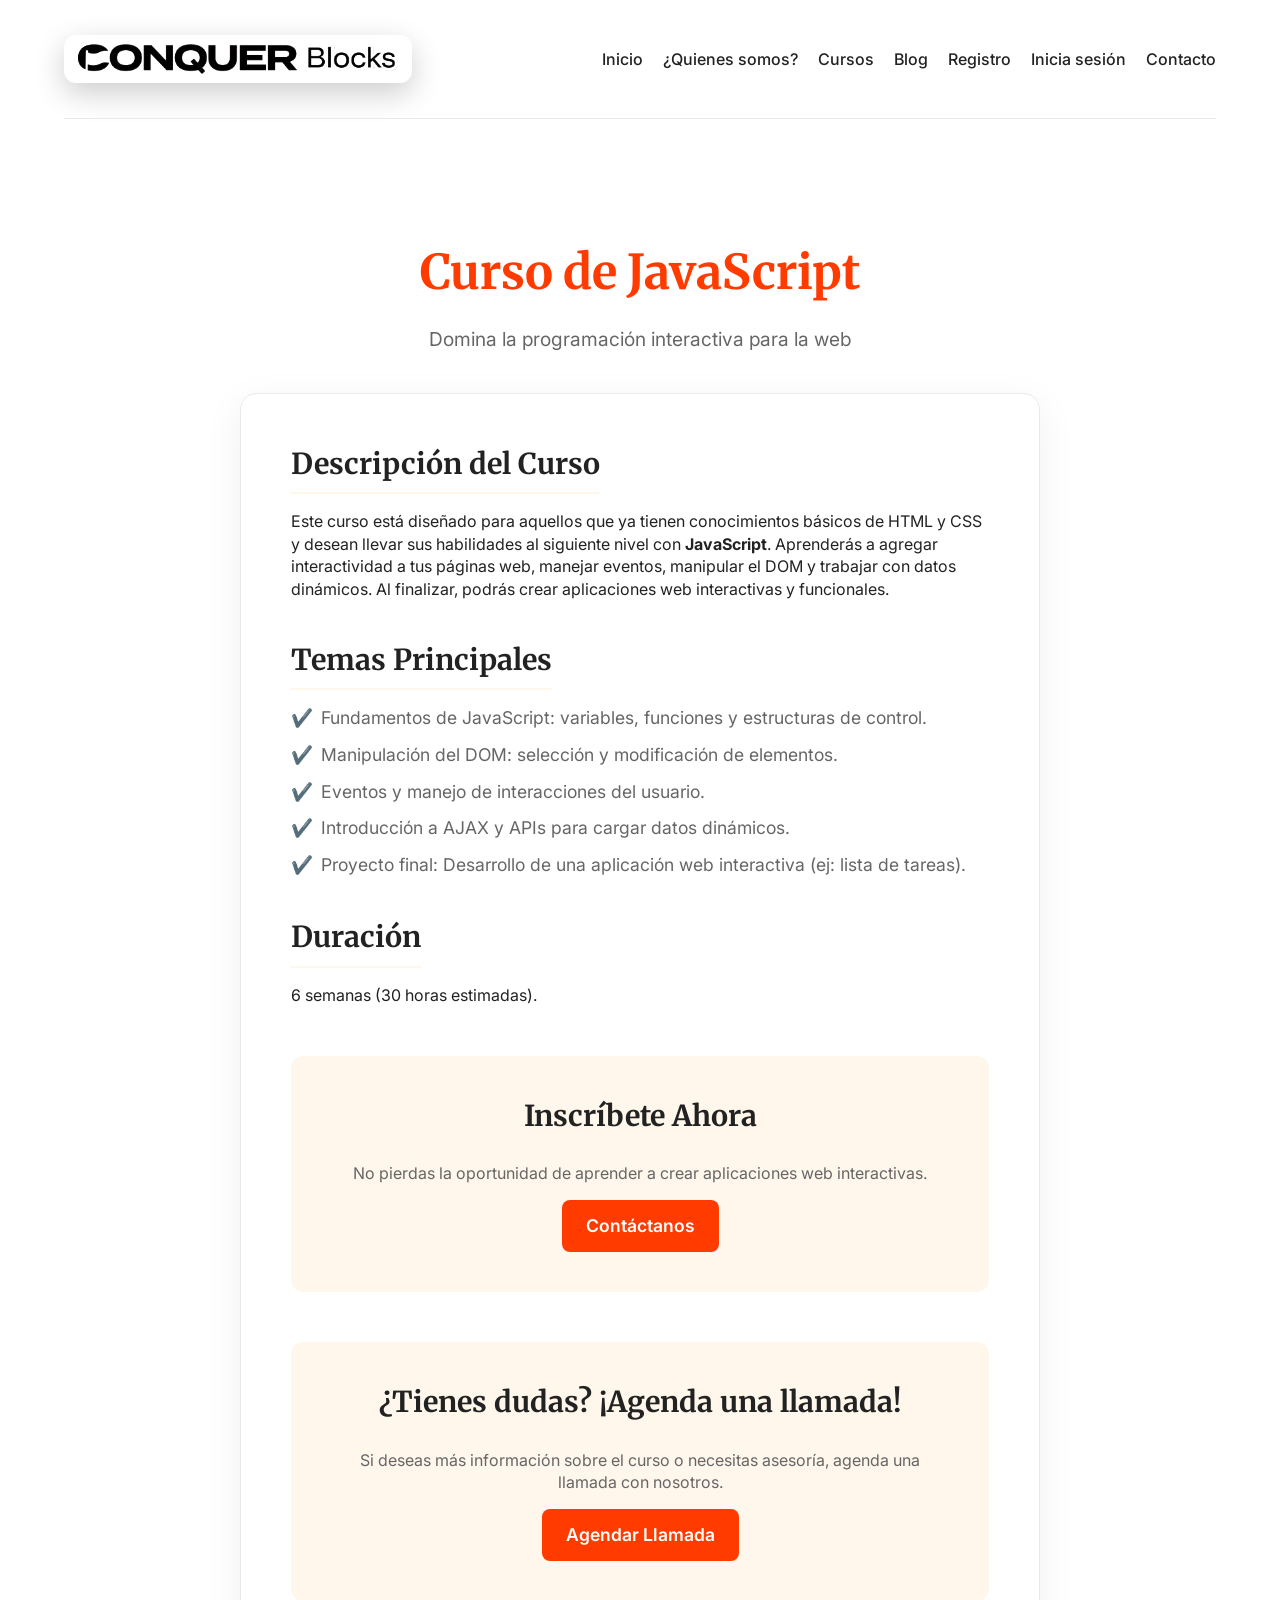
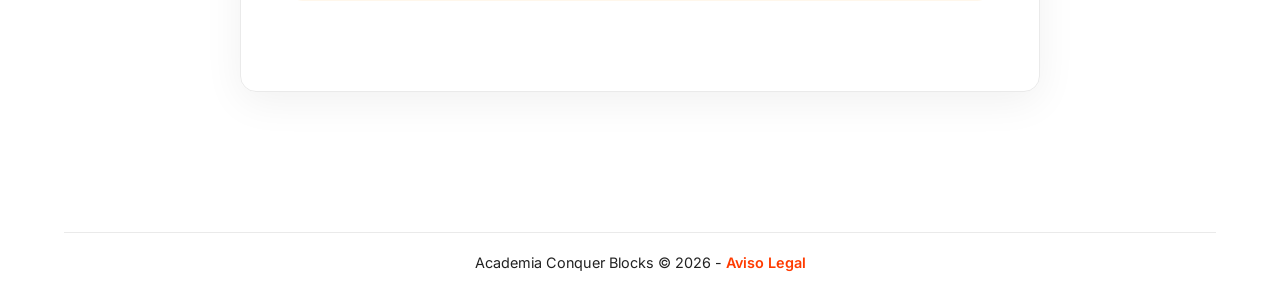
<file: cursos/curso_javascript.html>
<!doctype html>
<html class="no-js" lang="">

<head>
  <meta charset="utf-8">
  <meta name="viewport" content="width=device-width, initial-scale=1">
  <title>Curso de JavaScript | Conquer Blocks</title>
  <link rel="stylesheet" href="../css/style.css">
  <meta name="description" content="En este curso aprenderás a programar en JavaScript, el lenguaje de programación más utilizado en el desarrollo web. Aprenderás a crear interactividad en tus sitios web, a través de la manipulación del DOM y la creación de aplicaciones web dinámicas.">
  <meta name="keywords" content="Desarrollo Web, Fullstack, HTML, CSS, JavaScript, React, Node, Express">


  <link rel="icon" href="../icono.png" sizes="any" type="image/png">
  <link rel="icon" href="../icono.png" type="image/svg+xml">
  <link rel="apple-touch-icon" href="../icono.png">

  <link rel="manifest" href="../site.webmanifest">
  <meta name="theme-color" content="#fafafa">

    <link rel="preconnect" href="https://fonts.googleapis.com">
    <link rel="preconnect" href="https://fonts.gstatic.com" crossorigin>
    <link href="https://fonts.googleapis.com/css2?family=Inter:ital,opsz,wght@0,14..32,100..900;1,14..32,100..900&family=Merriweather:ital,opsz,wght@0,18..144,300..900;1,18..144,300..900&display=swap" rel="stylesheet">
</head>

<body>
  <header class="container">
    <figure>
        <img width="500px" class="logo" src="../img/common/logo_conquer.png" alt="Academia Conquerblocks">
    </figure>
    <nav>
        <ul>
            <li><a href="../index.html">Inicio</a></li>
            <li><a href="../quienes-somos.html">¿Quienes somos?</a></li>
            <li><a href="../cursos.html">Cursos</a></li>
            <li><a href="../blog.html">Blog</a></li>
            <li><a href="../registro.html">Registro</a></li>
            <li><a href="../login.html">Inicia sesión</a></li>
            <li><a href="../contacto.html">Contacto</a></li>
        </ul>
    </nav>
</header>
<main class="container">
    <section class="curso-hero">
        <h1>Curso de JavaScript</h1>
        <p>Domina la programación interactiva para la web</p>
    </section>

    <div class="curso-contenido">
        <section>
          <h2>Descripción del Curso</h2>
          <p>
            Este curso está diseñado para aquellos que ya tienen conocimientos básicos de HTML y CSS y desean llevar sus habilidades al siguiente nivel con <strong>JavaScript</strong>. 
            Aprenderás a agregar interactividad a tus páginas web, manejar eventos, manipular el DOM y trabajar con datos dinámicos. 
            Al finalizar, podrás crear aplicaciones web interactivas y funcionales.
          </p>
        </section>
    
        <section>
          <h2>Temas Principales</h2>
          <ul class="temas-lista">
            <li>Fundamentos de JavaScript: variables, funciones y estructuras de control.</li>
            <li>Manipulación del DOM: selección y modificación de elementos.</li>
            <li>Eventos y manejo de interacciones del usuario.</li>
            <li>Introducción a AJAX y APIs para cargar datos dinámicos.</li>
            <li>Proyecto final: Desarrollo de una aplicación web interactiva (ej: lista de tareas).</li>
          </ul>
        </section>
    
        <section>
          <h2>Duración</h2>
          <p>6 semanas (30 horas estimadas).</p>
        </section>
    
        <section class="curso-cta-seccion">
          <h2>Inscríbete Ahora</h2>
          <p>No pierdas la oportunidad de aprender a crear aplicaciones web interactivas.</p>
          <a href="../contacto.html" class="btn-primary">Contáctanos</a>
        </section>

        <section class="curso-cta-seccion">
            <h2>¿Tienes dudas? ¡Agenda una llamada!</h2>
            <p>Si deseas más información sobre el curso o necesitas asesoría, agenda una llamada con nosotros.</p>
            <a href="https://www.conquerblocks.com/agenda/fullstack/latam?utm_source=GoogleAds&utm_medium=Search&utm_campaign=CB_GoogleAds_All_Search&utm_content=Search3&utm_term=Marca&utm_idcampaign=23168336310&utm_adsetid=188272568638&utm_adid=780554350454&gad_source=1&gad_campaignid=23168336310&gbraid=0AAAAACtEWSikshVPZ6EvyuGU_bYZNm0RU&gclid=CjwKCAjwg_nNBhAGEiwAiYPYA3DHln49Besq1My5vcTgbtNslYeLlMNTLjb0hoYUX5bi0O0la5hNyBoCrMgQAvD_BwE" class="btn-primary" target="_blank">Agendar Llamada</a>
        </section>
    </div>
</main>

    <footer class="container">
      <p>Academia Conquer Blocks &copy; 2026 - <a href="aviso-legal.html" class="highlight">Aviso Legal</a></p>
    </footer>
</body>

</html>
</file>
<file: css/style.css>
/*! HTML5 Boilerplate v9.0.1 | MIT License | https://html5boilerplate.com/ */

/* main.css 3.0.0 | MIT License | https://github.com/h5bp/main.css#readme */
/*
 * What follows is the result of much research on cross-browser styling.
 * Credit left inline and big thanks to Nicolas Gallagher, Jonathan Neal,
 * Kroc Camen, and the H5BP dev community and team.
 */

/* ==========================================================================
   Base styles: opinionated defaults
   ========================================================================== */

html {
  color: #222;
  font-size: 1em;
  line-height: 1.4;
}

/*
 * Remove text-shadow in selection highlight:
 * https://twitter.com/miketaylr/status/12228805301
 *
 * Customize the background color to match your design.
 */

::-moz-selection {
  background: #b3d4fc;
  text-shadow: none;
}

::selection {
  background: #b3d4fc;
  text-shadow: none;
}

/*
 * A better looking default horizontal rule
 */

hr {
  display: block;
  height: 1px;
  border: 0;
  border-top: 1px solid #ccc;
  margin: 1em 0;
  padding: 0;
}

/*
 * Remove the gap between audio, canvas, iframes,
 * images, videos and the bottom of their containers:
 * https://github.com/h5bp/html5-boilerplate/issues/440
 */

audio,
canvas,
iframe,
img,
svg,
video {
  vertical-align: middle;
}

/*
 * Remove default fieldset styles.
 */

fieldset {
  border: 0;
  margin: 0;
  padding: 0;
}

/*
 * Allow only vertical resizing of textareas.
 */

textarea {
  resize: vertical;
}

/* ==========================================================================
   Author's custom styles
   ========================================================================== */

/* ==========================================================================
   Helper classes
   ========================================================================== */

/*
 * Hide visually and from screen readers
 */

.hidden,
[hidden] {
  display: none !important;
}

/*
 * Hide only visually, but have it available for screen readers:
 * https://snook.ca/archives/html_and_css/hiding-content-for-accessibility
 *
 * 1. For long content, line feeds are not interpreted as spaces and small width
 *    causes content to wrap 1 word per line:
 *    https://medium.com/@jessebeach/beware-smushed-off-screen-accessible-text-5952a4c2cbfe
 */

.visually-hidden {
  border: 0;
  clip: rect(0, 0, 0, 0);
  height: 1px;
  margin: -1px;
  overflow: hidden;
  padding: 0;
  position: absolute;
  white-space: nowrap;
  width: 1px;
  /* 1 */
}

/*
 * Extends the .visually-hidden class to allow the element
 * to be focusable when navigated to via the keyboard:
 * https://www.drupal.org/node/897638
 */

.visually-hidden.focusable:active,
.visually-hidden.focusable:focus {
  clip: auto;
  height: auto;
  margin: 0;
  overflow: visible;
  position: static;
  white-space: inherit;
  width: auto;
}

/*
 * Hide visually and from screen readers, but maintain layout
 */

.invisible {
  visibility: hidden;
}

/*
 * Clearfix: contain floats
 *
 * The use of `table` rather than `block` is only necessary if using
 * `::before` to contain the top-margins of child elements.
 */

.clearfix::before,
.clearfix::after {
  content: "";
  display: table;
}

.clearfix::after {
  clear: both;
}

/* ==========================================================================
   EXAMPLE Media Queries for Responsive Design.
   These examples override the primary ('mobile first') styles.
   Modify as content requires.
   ========================================================================== */

@media only screen and (min-width: 35em) {
  /* Style adjustments for viewports that meet the condition */
}

@media print,
  (-webkit-min-device-pixel-ratio: 1.25),
  (min-resolution: 1.25dppx),
  (min-resolution: 120dpi) {
  /* Style adjustments for high resolution devices */
}

/* ==========================================================================
   Print styles.
   Inlined to avoid the additional HTTP request:
   https://www.phpied.com/delay-loading-your-print-css/
   ========================================================================== */

@media print {
  *,
  *::before,
  *::after {
    background: #fff !important;
    color: #000 !important;
    /* Black prints faster */
    box-shadow: none !important;
    text-shadow: none !important;
  }

  a,
  a:visited {
    text-decoration: underline;
  }

  a[href]::after {
    content: " (" attr(href) ")";
  }

  abbr[title]::after {
    content: " (" attr(title) ")";
  }

  /*
   * Don't show links that are fragment identifiers,
   * or use the `javascript:` pseudo protocol
   */
  a[href^="#"]::after,
  a[href^="javascript:"]::after {
    content: "";
  }

  pre {
    white-space: pre-wrap !important;
  }

  pre,
  blockquote {
    border: 1px solid #999;
    page-break-inside: avoid;
  }

  tr,
  img {
    page-break-inside: avoid;
  }

  p,
  h2,
  h3 {
    orphans: 3;
    widows: 3;
  }

  h2,
  h3 {
    page-break-after: avoid;
  }
}


/* ====================================
   Aqui empiezan los estilos personalizados para la Academia Conquer Blocks
   ==================================== */



/* ====================================
   1. Estilos Base y Reset
   ==================================== */
* {
    box-sizing: border-box;
    margin: 0;
    padding: 0;
    scroll-behavior: smooth; 
}

:root {
  /* Colores Principales */
  --color-brand-orange: #ff3b00;
  --color-sidebar-bg: #1a1a1a;
  --color-bg-main: #ffffff;
  --color-bg-banner: #fff7eb;
  
  /* Textos */
  --color-text-main: #222222;
  --color-text-muted: #666666;
  --color-text-light: #ffffff;
  
  /* Otros */
  --color-border: #eaeaea;

  /* Fuentes */
  --fuente-principal: 'Inter', sans-serif; /* Fuente moderna y legible */
  --fuente-titulos: "Merriweather", sans-serif; /* Fuente más llamativa para títulos */
}

body {
    font-family: var(--fuente-principal);
    color: var(--color-text-main);
}

.container {
    width: 90%;
    max-width: 1200px;
    margin: 0 auto;
}

a {
    text-decoration: none;
}

ul {
    list-style: none;
}

/* ====================================
    2. Header y Navegación
   ==================================== */

.logo {
  border-radius: 12px; /* Bordes redondeados modernos */
  box-shadow: 0 10px 30px rgba(0, 0, 0, 0.2);
  width: 100%;
  height: auto;
}

header {
    padding: 35px 0;
    border-bottom: 1px solid var(--color-border);
    display: flex;
    flex-direction: column;
    justify-content: space-between;
    align-items: center;
}

nav ul {
    display: flex;
    flex-direction: column;
    gap: 10px;
    margin-top: 3rem;
    align-items: center;
}

nav a {
    color: var(--color-text-main);
    font-weight: 500;
    position: relative;
    transition: color 0.3s;
}

nav a:hover {
  color: var(--color-brand-orange);
}

header nav a.select::after {
    content: '';
    position: absolute;
    bottom: -8px;
    left: 0;
    width: 100%;
    height: 3px;
    background-color: var(--color-brand-orange);
    border-radius: 2px;
}

header nav a.select:hover {
    color: var(--color-text-main);
    font-style: italic;
}

/* ====================================
    3. Index y Página Principal (Secciones, Títulos, Párrafos)
   ==================================== */

main.container {
  padding: 20px 0;
}

.main-section {
  display: flex;
  flex-direction: column;
  align-items: center;
  gap: 80px;
  margin-bottom: 80px;
}

.main-text {
  display: flex;
  flex-direction: column;
  gap: 20px;
  align-items: center;
  text-align: center;
}

h1 {
  font-size: 3rem;
  color: var(--color-text-main);
  margin-bottom: 20px;
  font-family: var(--fuente-titulos);
}

.main-section h1 {
  font-size: 4rem;
  color: var(--color-text-main);
  margin-bottom: 20px;
  font-family: var(--fuente-titulos);
}

.main-section h1 span {
  color: var(--color-brand-orange);
}

.main-section p {
  font-size: 1.2rem;
  color: var(--color-text-muted);
  line-height: 1.6;
}

.banner {
  border-radius: 1rem;
  box-shadow: 0 10px 30px rgba(0, 0, 0, 0.1);
  max-width: 100%;
}

figcaption {
  margin-top: 1rem;
  font-size: 0.9rem;
  color: var(--color-text-muted);
  font-style: italic;
}

.main-p {
  text-align: center;
  max-width: 1000px; 
  margin: 0 auto 60px auto;
  padding: 40px;
  background-color: var(--color-bg-banner);
  border-radius: 16px;
}

h2 {
  font-size: 2.5rem;
  color: var(--color-text-main);
  margin-bottom: 20px;
  font-family: var(--fuente-titulos);
}

.main-p p {
  font-size: 1.1rem;
  color: var(--color-text-muted);
  line-height: 1.6;
  margin-bottom: 20px;
}

.main-p a {
  display: inline-block;
  background-color: var(--color-brand-orange);
  color: var(--color-text-light);
  padding: 1rem 2rem;
  border-radius: 8px;
  font-weight: 600;
  transition: background-color 0.3s ease, transform 0.2s ease;
}

main .main-p a:hover {
  background-color: #e63500;
  transform: translateY(-2px);
}

main .secondary-p,
main .secondary-p {
  display: grid;
  grid-template-columns: 1fr;
  gap: 30px;
  margin-bottom: 80px;
  max-width: 1000px;
  margin-left: auto;
  margin-right: auto;
}

main .secondary-p h2,
main .secondary-p > p,
main .secondary-p h2,
main .secondary-p > p {
  grid-column: 1 / -1;
  text-align: center;
}

.highlight {
  color: var(--color-brand-orange);
  font-weight: 600;
  transition: color 0.3s ease;
}

.highlight:hover {
  color: #c62e00;
}

/* ====================================
   Estilos Internos de las Tarjetas
   ==================================== */

article {
  display: flex; 
  flex-direction: column; 
  height: 100%;
  border: 1px solid var(--color-border);
  border-radius: 12px;
  padding: 24px;
  transition: transform 0.3s ease, box-shadow 0.5s ease;
}

.article-container {
  display: grid;
  gap: 1rem; 
  margin-bottom: 4rem;
}

.article-container h1 {
  text-align: center;
}

article:hover {
  background-color: var(--color-bg-banner);
  box-shadow: 0 12px 24px rgba(0, 0, 0, 0.05);
  transform: translateY(-1px);
}

article figure {
  margin: 0 0 20px 0;
  height: 180px;
  border-radius: 8px;
  display: flex;
  justify-content: center;
  align-items: center;
  background-color: #f8f9fa;
}

article img {
  max-width: 80%;
  max-height: 100%;

}

article h3 {
  font-size: 1.4rem;
  color: var(--color-text-main);
  margin-bottom: 12px;
}

article p {
  font-size: 1rem;
  color: var(--color-text-muted);
  line-height: 1.5;
  margin-bottom: 20px;
}

article a {
  color: var(--color-brand-orange);
  font-weight: 600;
  padding: 8px 16px;
  border: 1px solid var(--color-brand-orange);
  border-radius: 6px;
  transition: all 0.3s ease;
  margin-top: auto;
  align-self: flex-start;
}

article a:hover {
  background-color: var(--color-brand-orange);
  color: var(--color-text-light);
}

footer {
  text-align: center;
  padding: 20px;
  color: var(--color-secundario);
  font-size: 0.9em;
  border-top: 1px solid var(--color-border);
}

/* ====================================
    4. PÁGINA: ¿QUIÉNES SOMOS? (El Equipo)
   ==================================== */

.teams-grid {
    display: grid;
    grid-template-columns: repeat(auto-fit, minmax(300px, 1fr));
    gap: 40px;
    margin-bottom: 80px;
}

.teams-grid h2 {
    grid-column: 1 / -1; 
    text-align: center;
    font-size: 2.5rem;
    color: var(--color-text-main);
    margin-bottom: 20px;
}

.team-member {
    background-color: var(--color-bg-main);
    border: 1px solid var(--color-border);
    border-radius: 16px;
    padding: 40px 30px;
    text-align: center;
    transition: transform 0.3s ease, box-shadow 0.3s ease;
    display: flex;
    flex-direction: column;
    align-items: center;
}

.team-member:hover {
    transform: translateY(-10px); 
    box-shadow: 0 15px 35px rgba(0, 0, 0, 0.08);
}

.team-member figure {
    width: 200px;
    height: 200px;
    border-radius: 50%;
    overflow: hidden;
    margin: 0 0 24px 0;
    border: 4px solid var(--color-brand-orange); 
    box-shadow: 0 8px 16px rgba(255, 59, 0, 0.2);
}

.team-member img {
    width: 100%;
    height: 100%;
    object-fit: cover;
}

.team-member h3 {
    font-size: 1.5rem;
    color: var(--color-text-main);
    margin-bottom: 12px;
}

.team-member p {
    font-size: 1rem;
    color: var(--color-text-muted);
    line-height: 1.6;
}

/* ====================================
    5. Página de Registro
   ==================================== */

.registro-container {
  max-width: 600px; 
  margin: 0 auto;
  padding: 40px;
  border-radius: 12px;
  border: 1px solid var(--color-border);
  box-shadow: 0 4px 12px rgba(0, 0, 0, 0.05);
  transition: background-color 5s ease, box-shadow 5s ease;
}

.registro-container:hover {
  background-color: #fff7eb;
  box-shadow: 0 8px 24px rgba(0, 0, 0, 0.1);
}

.registro-container hr {
  border: 0;
  height: 1px;
  background-color: var(--color-border);
  margin: 30px 0;
}

.registro-form {
  display: flex;
  flex-direction: column; 
  gap: 20px;
}

.form-group {
  display: flex;
  flex-direction: column;
  gap: 8px;
}

.form-group label {
  font-weight: 500;
  color: var(--color-text-main);
  font-size: 0.95rem;
}

.form-group input,
.form-group select,
.form-group textarea {
  padding: 12px 16px;
  border: 1px solid #ccc; 
  border-radius: 8px;
  font-size: 1rem;
  color: var(--color-text-main);
  transition: border-color 0.3s ease, box-shadow 0.3s ease;
}

.form-group input:focus,
.form-group select:focus,
.form-group textarea:focus {
  outline: none;
  border-color: var(--color-brand-orange);
  box-shadow: 0 0 0 3px rgba(255, 59, 0, 0.1);
}

.btn-primary {
  background-color: var(--color-brand-orange);
  color: var(--color-text-light);
  padding: 14px 24px;
  border: none;
  border-radius: 8px;
  font-size: 1.1rem;
  font-weight: 600;
  cursor: pointer;
  margin-top: 10px;
  transition: background-color 0.3s ease, transform 0.2s ease;
}

.btn-primary:hover {
  background-color: #e63500;
  transform: translateY(-2px);
}

.error {
  color: #d93025;
  font-size: 0.9rem;
  font-weight: 500;
  margin-top: -10px; 
  margin-bottom: 5px;
}

/* ====================================
   6. Página de Contacto (Layout y Mapa)
   ==================================== */

.contact-layout {
  display: flex;
  flex-direction: column; 
  gap: 5rem; 
  align-items: center;
  margin-bottom: 4rem;
}

.map-container iframe {
  border-radius: 12px;
  box-shadow: 0 4px 12px rgba(0, 0, 0, 0.05);
  width: 100%;
}

/* ====================================
   Página de Detalle de Curso
   ==================================== */


.curso-hero {
  text-align: center;
  padding: 60px 20px 40px 20px;
  max-width: 800px;
  margin: 0 auto;
}

.curso-hero h1 {
  color: var(--color-brand-orange);
  margin-bottom: 20px;
}

.curso-hero p {
  font-size: 1.2rem;
  color: var(--color-text-muted);
}

.curso-contenido {
  max-width: 800px;
  margin: 0 auto 80px auto;
  padding: 50px;
  border-radius: 16px;
  box-shadow: 0 10px 40px rgba(0,0,0,0.06);
  border: 1px solid var(--color-border);
}

.curso-contenido section {
  margin-bottom: 40px;
}

.curso-contenido h2 {
  font-size: 1.8rem;
  margin-top: 0;
  margin-bottom: 16px;
  color: var(--color-text-main);
  border-bottom: 2px solid var(--color-bg-banner);
  padding-bottom: 8px;
  display: inline-block;
}

.temas-lista li {
  position: relative;
  padding-left: 30px;
  margin-bottom: 12px;
  color: var(--color-text-muted);
  font-size: 1.1rem;
}


.temas-lista li::before {
  content: "✔️";
  position: absolute;
  left: 0;
  color: var(--color-brand-orange);
}

.curso-cta-seccion {
  text-align: center;
  background-color: var(--color-bg-banner);
  padding: 40px;
  border-radius: 12px;
  margin-top: 50px;
}

.curso-cta-seccion .btn-primary {
  display: inline-block;
  margin-top: 15px;
}

.curso-cta-seccion p {
  color: var(--color-text-muted);
}


/* ====================================
   Páginas de Blog (Artículo Individual)
   ==================================== */

.blog-post {
  padding: 50px;
  margin-bottom: 80px;
  box-shadow: 0 4px 20px rgba(0, 0, 0, 0.03);
  max-width: 800px;
  margin: 0 auto;
}

.blog-title {
  color: var(--color-brand-orange);
  text-align: center;
  margin-bottom: 50px;
}

.blog-post h2 {
  font-size: 2.2rem;
  margin-top: 0;
  margin-bottom: 24px;
}

.blog-post h3 {
  font-size: 1.5rem;
  margin-top: 40px;
  margin-bottom: 16px;
  color: var(--color-text-main);
}

.blog-post p {
  font-size: 1.15rem; 
  color: var(--color-text-muted); 
  line-height: 1.8;
  margin-bottom: 24px;
}

.blog-post li {
  font-size: 1.1rem;
  color: var(--color-text-muted);
  margin-bottom: 10px;
  line-height: 1.6;
}

.blog-post li strong {
  color: var(--color-text-main);
  background-color: #f1f3f5;
  padding: 2px 6px;
  border-radius: 4px;
  font-family: monospace;
}

/* ====================================
   Aviso Legal
   ==================================== */

.contenido-legal {
  max-width: 800px; 
  margin: 60px auto;
  padding: 0 20px;
}

.contenido-legal h1 {
  font-size: 3.5rem;
  color: var(--color-text-main);
  margin-bottom: 40px;
}

.contenido-legal h2 {
  font-size: 2.2rem;
  color: var(--color-text-main);
  margin-top: 50px;
  margin-bottom: 16px;
  text-align: left;
}

.contenido-legal p {
  font-size: 1.1rem;
  color: var(--color-text-muted);
  line-height: 1.6;
  margin-bottom: 16px;
}

.contenido-legal li {
  font-size: 1.1rem;
  color: var(--color-text-muted);
  line-height: 1.6;
}



/* 2. TABLET (Breakpoints comunes: 600px a 768px) */
@media (min-width: 768px) {
    header {
    gap: 2rem;
    }

nav ul {
    display: flex;
    flex-direction: row;
    gap: 20px;
    margin-top: 0;
}

main.container {
  padding: 60px 0;
}

.main-section {
  display: flex;
}

.main-text {
  text-align: center;
}

.main-section h1 {
  font-size: 4rem;
}

.banner {
  max-width: 500px;
}

main .secondary-p,
main .secondary-p {
  display: grid;
  grid-template-columns: repeat(2, 1fr);
  gap: 30px;
  margin-bottom: 80px;
  max-width: 1000px;
  margin-left: auto;
  margin-right: auto;
}

.article-container h1 {
  text-align: left;
}
}


/* 3. DESKTOP (Breakpoints comunes: 1024px en adelante) */
@media (min-width: 1024px) {
    header {
    flex-direction: row;
}

.main-section {
  display: flex;
  flex-direction: row;
}

.main-text {
  text-align: left;
}

.main-section h1 {
  font-size: 5.2rem;
}

.banner {
  max-width: 500px;
}
}
</file>
